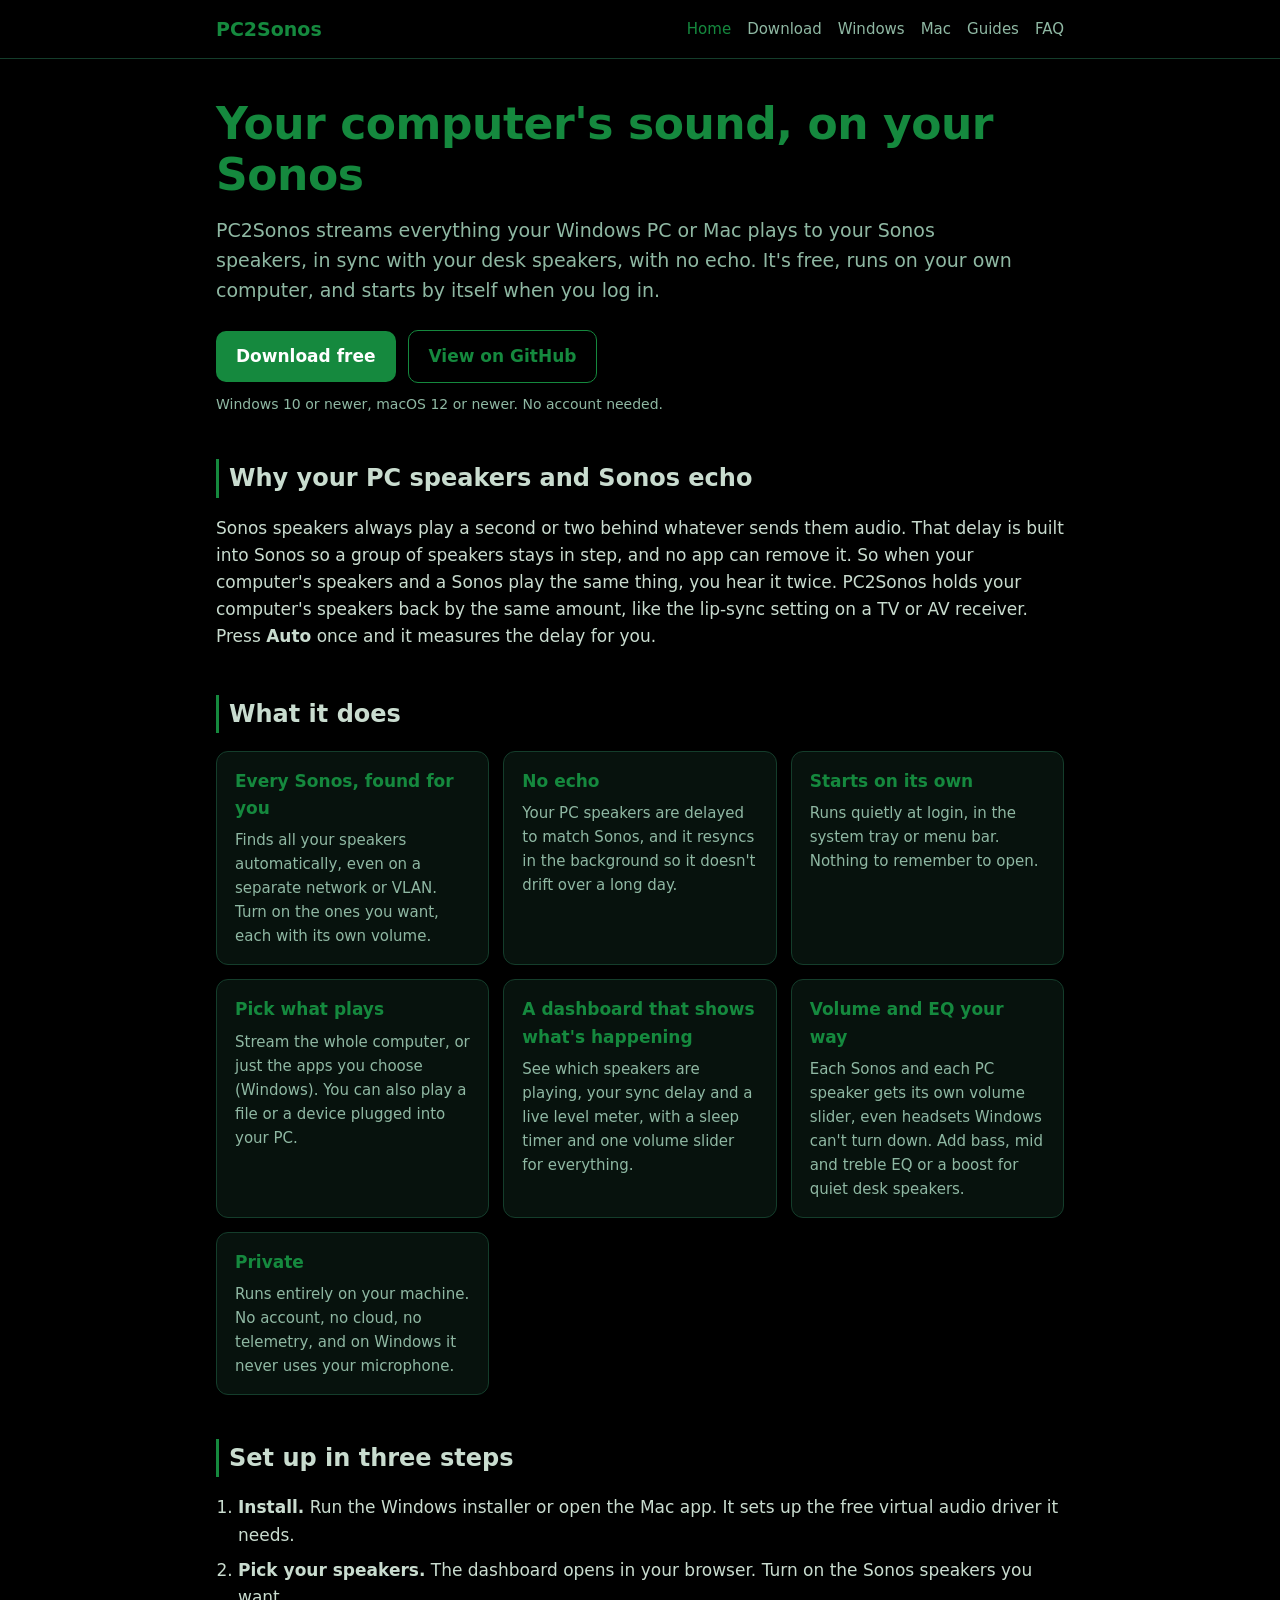
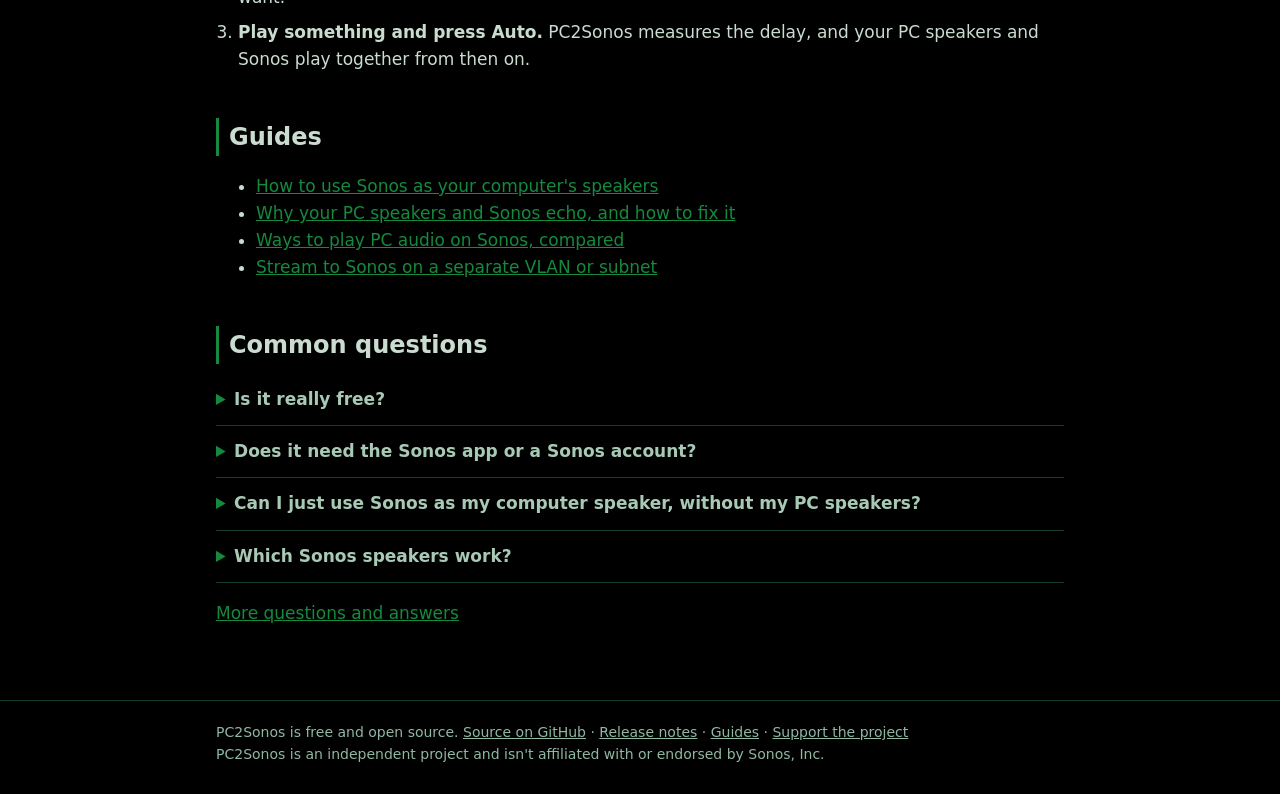
<file: docs/index.html>
<!doctype html>
<html lang="en">
<head>
<meta charset="utf-8">
<meta name="viewport" content="width=device-width, initial-scale=1">
<title>PC2Sonos: play your PC or Mac audio on Sonos, in sync</title>
<meta name="description" content="Free app that streams your Windows PC or Mac audio to Sonos speakers, in sync with your computer speakers so there's no echo. No account needed.">
<link rel="canonical" href="https://austinshu.github.io/PC2Sonos/">
<meta property="og:type" content="website">
<meta property="og:site_name" content="PC2Sonos">
<meta property="og:title" content="PC2Sonos: play your PC or Mac audio on Sonos, in sync">
<meta property="og:description" content="Free app that streams your Windows PC or Mac audio to Sonos speakers, in sync with your computer speakers so there's no echo. No account needed.">
<meta property="og:url" content="https://austinshu.github.io/PC2Sonos/">
<meta name="twitter:card" content="summary">
<meta name="theme-color" content="#000000">
<link rel="stylesheet" href="style.css?v=6">
<script type="application/ld+json">{"@context": "https://schema.org", "@type": "SoftwareApplication", "name": "PC2Sonos", "operatingSystem": "Windows 10, Windows 11, macOS 12 or later", "applicationCategory": "MultimediaApplication", "description": "Streams your PC or Mac audio to Sonos speakers, in sync with your computer's own speakers.", "url": "https://austinshu.github.io/PC2Sonos/", "downloadUrl": "https://github.com/Austinshu/PC2Sonos/releases/latest", "softwareVersion": "1.5.9", "isAccessibleForFree": true, "license": "https://github.com/Austinshu/PC2Sonos", "offers": {"@type": "Offer", "price": "0", "priceCurrency": "USD"}}</script>
</head>
<body>
<header class="site"><div class="wrap">
  <a class="brand" href="index.html">PC2Sonos</a>
  <nav><a href="index.html" aria-current="page">Home</a><a href="download.html">Download</a><a href="windows.html">Windows</a><a href="mac.html">Mac</a><a href="guides.html">Guides</a><a href="faq.html">FAQ</a></nav>
</div></header>
<main><div class="wrap">

<h1>Your computer's sound, on your Sonos</h1>
<p class="lead">PC2Sonos streams everything your Windows PC or Mac plays to your Sonos speakers,
in sync with your desk speakers, with no echo. It's free, runs on your own computer,
and starts by itself when you log in.</p>
<div class="buttons">
  <a class="btn" id="dl" href="download.html">Download free</a>
  <a class="btn secondary" href="https://github.com/Austinshu/PC2Sonos">View on GitHub</a>
</div>
<p class="note" id="dlnote">Windows 10 or newer, macOS 12 or newer. No account needed.</p>
<script>
(function () {
  var ua = navigator.userAgent || "", btn = document.getElementById("dl"), note = document.getElementById("dlnote");
  if (/Windows/i.test(ua)) {
    btn.href = "https://github.com/Austinshu/PC2Sonos/releases/latest/download/PC2Sonos-Setup.exe"; btn.textContent = "Download for Windows";
    note.innerHTML = 'Free for Windows 10 and 11. On a Mac? <a href="download.html">Get the Mac version</a>.';
  } else if (/Macintosh|Mac OS X/i.test(ua)) {
    btn.href = "download.html#mac"; btn.textContent = "Download for Mac";
  }
})();
</script>

<h2>Why your PC speakers and Sonos echo</h2>
<p>Sonos speakers always play a second or two behind whatever sends them audio. That delay is built
into Sonos so a group of speakers stays in step, and no app can remove it. So when your computer's
speakers and a Sonos play the same thing, you hear it twice. PC2Sonos holds your computer's speakers
back by the same amount, like the lip-sync setting on a TV or AV receiver. Press <strong>Auto</strong> once and it
measures the delay for you.</p>

<h2>What it does</h2>
<div class="grid">
  <div class="card"><h3>Every Sonos, found for you</h3><p>Finds all your speakers automatically, even on a separate network or VLAN. Turn on the ones you want, each with its own volume.</p></div>
  <div class="card"><h3>No echo</h3><p>Your PC speakers are delayed to match Sonos, and it resyncs in the background so it doesn't drift over a long day.</p></div>
  <div class="card"><h3>Starts on its own</h3><p>Runs quietly at login, in the system tray or menu bar. Nothing to remember to open.</p></div>
  <div class="card"><h3>Pick what plays</h3><p>Stream the whole computer, or just the apps you choose (Windows). You can also play a file or a device plugged into your PC.</p></div>
  <div class="card"><h3>A dashboard that shows what's happening</h3><p>See which speakers are playing, your sync delay and a live level meter, with a sleep timer and one volume slider for everything.</p></div>
  <div class="card"><h3>Volume and EQ your way</h3><p>Each Sonos and each PC speaker gets its own volume slider, even headsets Windows can't turn down. Add bass, mid and treble EQ or a boost for quiet desk speakers.</p></div>
  <div class="card"><h3>Private</h3><p>Runs entirely on your machine. No account, no cloud, no telemetry, and on Windows it never uses your microphone.</p></div>
</div>

<h2>Set up in three steps</h2>
<ol class="steps">
  <li><strong>Install.</strong> Run the Windows installer or open the Mac app. It sets up the free virtual audio driver it needs.</li>
  <li><strong>Pick your speakers.</strong> The dashboard opens in your browser. Turn on the Sonos speakers you want.</li>
  <li><strong>Play something and press Auto.</strong> PC2Sonos measures the delay, and your PC speakers and Sonos play together from then on.</li>
</ol>

<h2>Guides</h2>
<ul>
  <li><a href="sonos-computer-speakers.html">How to use Sonos as your computer's speakers</a></li>
  <li><a href="sonos-pc-speaker-echo.html">Why your PC speakers and Sonos echo, and how to fix it</a></li>
  <li><a href="ways-to-play-pc-audio-on-sonos.html">Ways to play PC audio on Sonos, compared</a></li>
  <li><a href="sonos-separate-vlan.html">Stream to Sonos on a separate VLAN or subnet</a></li>
</ul>

<h2>Common questions</h2>
<details><summary>Is it really free?</summary><p>Yes. There's no paid version, trial or license key. If it's useful to you, there's an optional pay-what-you-want donation.</p></details>
<details><summary>Does it need the Sonos app or a Sonos account?</summary><p>No. PC2Sonos talks to your speakers directly on your home network.</p></details>
<details><summary>Can I just use Sonos as my computer speaker, without my PC speakers?</summary><p>Yes. Leave the PC speaker volume at zero, or unplug them, and only Sonos plays.</p></details>
<details><summary>Which Sonos speakers work?</summary><p>Any Sonos speaker on your network. Turn on as many as you like and each gets its own volume.</p></details>
<p><a href="faq.html">More questions and answers</a></p>

</div></main>
<footer class="site"><div class="wrap">
  PC2Sonos is free and open source. <a href="https://github.com/Austinshu/PC2Sonos">Source on GitHub</a> ·
  <a href="https://github.com/Austinshu/PC2Sonos/releases">Release notes</a> ·
  <a href="guides.html">Guides</a> ·
  <a href="https://buy.stripe.com/eVq7sF9Iv4LjfeM4JScbC01">Support the project</a><br>
  PC2Sonos is an independent project and isn't affiliated with or endorsed by Sonos, Inc.
</div></footer>
</body>
</html>
</file>
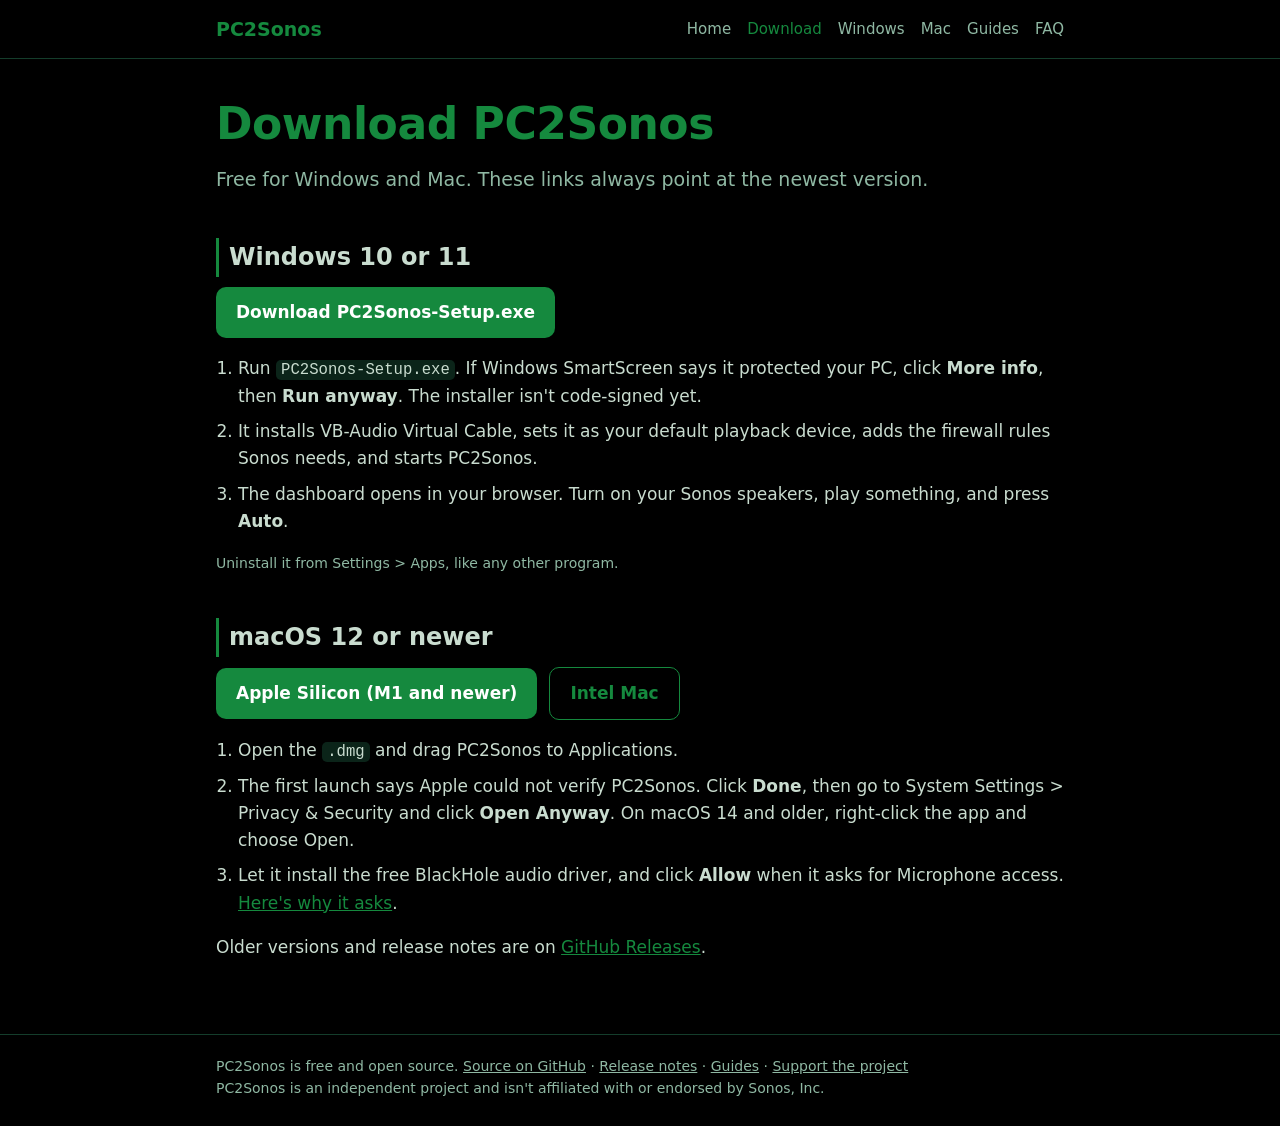
<file: docs/download.html>
<!doctype html>
<html lang="en">
<head>
<meta charset="utf-8">
<meta name="viewport" content="width=device-width, initial-scale=1">
<title>Download PC2Sonos for Windows and Mac (free)</title>
<meta name="description" content="Download the free PC2Sonos installer for Windows 10 and 11, or the Mac app for Apple Silicon and Intel, with first-run steps.">
<link rel="canonical" href="https://austinshu.github.io/PC2Sonos/download.html">
<meta property="og:type" content="website">
<meta property="og:site_name" content="PC2Sonos">
<meta property="og:title" content="Download PC2Sonos for Windows and Mac (free)">
<meta property="og:description" content="Download the free PC2Sonos installer for Windows 10 and 11, or the Mac app for Apple Silicon and Intel, with first-run steps.">
<meta property="og:url" content="https://austinshu.github.io/PC2Sonos/download.html">
<meta name="twitter:card" content="summary">
<meta name="theme-color" content="#000000">
<link rel="stylesheet" href="style.css?v=6">
</head>
<body>
<header class="site"><div class="wrap">
  <a class="brand" href="index.html">PC2Sonos</a>
  <nav><a href="index.html">Home</a><a href="download.html" aria-current="page">Download</a><a href="windows.html">Windows</a><a href="mac.html">Mac</a><a href="guides.html">Guides</a><a href="faq.html">FAQ</a></nav>
</div></header>
<main><div class="wrap">

<h1>Download PC2Sonos</h1>
<p class="lead">Free for Windows and Mac. These links always point at the newest version.</p>

<h2 id="windows">Windows 10 or 11</h2>
<div class="buttons"><a class="btn" href="https://github.com/Austinshu/PC2Sonos/releases/latest/download/PC2Sonos-Setup.exe">Download PC2Sonos-Setup.exe</a></div>
<ol class="steps">
  <li>Run <code>PC2Sonos-Setup.exe</code>. If Windows SmartScreen says it protected your PC, click <strong>More info</strong>, then <strong>Run anyway</strong>. The installer isn't code-signed yet.</li>
  <li>It installs VB-Audio Virtual Cable, sets it as your default playback device, adds the firewall rules Sonos needs, and starts PC2Sonos.</li>
  <li>The dashboard opens in your browser. Turn on your Sonos speakers, play something, and press <strong>Auto</strong>.</li>
</ol>
<p class="note">Uninstall it from Settings &gt; Apps, like any other program.</p>

<h2 id="mac">macOS 12 or newer</h2>
<div class="buttons">
  <a class="btn" href="https://github.com/Austinshu/PC2Sonos/releases/latest/download/PC2Sonos-macOS-arm64.dmg">Apple Silicon (M1 and newer)</a>
  <a class="btn secondary" href="https://github.com/Austinshu/PC2Sonos/releases/latest/download/PC2Sonos-macOS-x86_64.dmg">Intel Mac</a>
</div>
<ol class="steps">
  <li>Open the <code>.dmg</code> and drag PC2Sonos to Applications.</li>
  <li>The first launch says Apple could not verify PC2Sonos. Click <strong>Done</strong>, then go to System Settings &gt; Privacy &amp; Security and click <strong>Open Anyway</strong>. On macOS 14 and older, right-click the app and choose Open.</li>
  <li>Let it install the free BlackHole audio driver, and click <strong>Allow</strong> when it asks for Microphone access. <a href="mac.html#microphone">Here's why it asks</a>.</li>
</ol>

<p>Older versions and release notes are on <a href="https://github.com/Austinshu/PC2Sonos/releases">GitHub Releases</a>.</p>

</div></main>
<footer class="site"><div class="wrap">
  PC2Sonos is free and open source. <a href="https://github.com/Austinshu/PC2Sonos">Source on GitHub</a> ·
  <a href="https://github.com/Austinshu/PC2Sonos/releases">Release notes</a> ·
  <a href="guides.html">Guides</a> ·
  <a href="https://buy.stripe.com/eVq7sF9Iv4LjfeM4JScbC01">Support the project</a><br>
  PC2Sonos is an independent project and isn't affiliated with or endorsed by Sonos, Inc.
</div></footer>
</body>
</html>
</file>
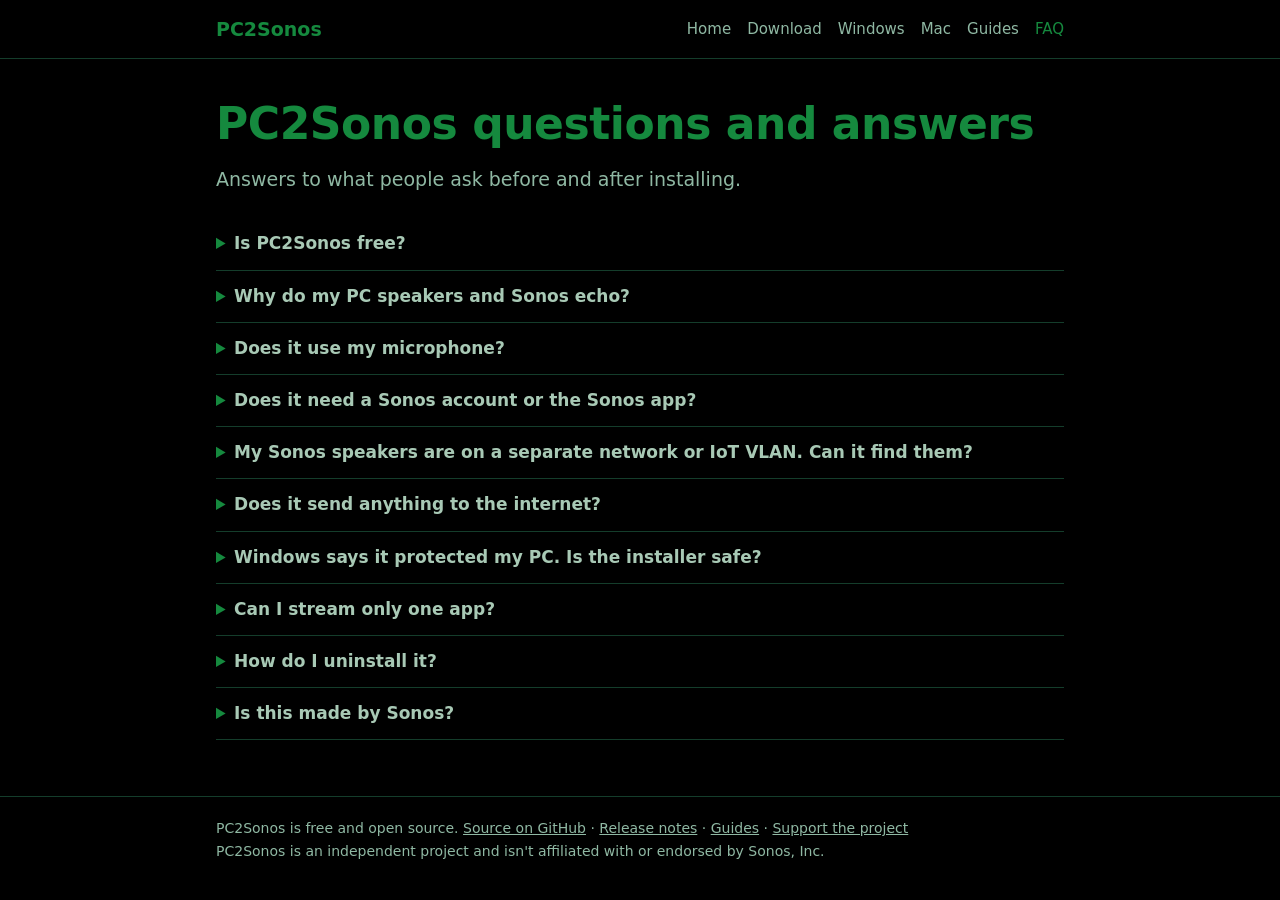
<file: docs/faq.html>
<!doctype html>
<html lang="en">
<head>
<meta charset="utf-8">
<meta name="viewport" content="width=device-width, initial-scale=1">
<title>PC2Sonos FAQ: Sonos echo, microphone, VLANs and more</title>
<meta name="description" content="Answers about PC2Sonos: why PC speakers echo with Sonos, microphone use, separate networks, privacy, installing and uninstalling.">
<link rel="canonical" href="https://austinshu.github.io/PC2Sonos/faq.html">
<meta property="og:type" content="website">
<meta property="og:site_name" content="PC2Sonos">
<meta property="og:title" content="PC2Sonos FAQ: Sonos echo, microphone, VLANs and more">
<meta property="og:description" content="Answers about PC2Sonos: why PC speakers echo with Sonos, microphone use, separate networks, privacy, installing and uninstalling.">
<meta property="og:url" content="https://austinshu.github.io/PC2Sonos/faq.html">
<meta name="twitter:card" content="summary">
<meta name="theme-color" content="#000000">
<link rel="stylesheet" href="style.css?v=6">
<script type="application/ld+json">{"@context": "https://schema.org", "@type": "FAQPage", "mainEntity": [{"@type": "Question", "name": "Is PC2Sonos free?", "acceptedAnswer": {"@type": "Answer", "text": "Yes, completely. There's no paid tier, trial or license key. An optional pay-what-you-want donation link helps keep it going."}}, {"@type": "Question", "name": "Why do my PC speakers and Sonos echo?", "acceptedAnswer": {"@type": "Answer", "text": "Sonos plays one to two seconds behind the source so a group of speakers stays in sync. That can't be turned off. PC2Sonos delays your PC speakers by the same amount so you only hear one sound. Press Auto on the dashboard to measure it."}}, {"@type": "Question", "name": "Does it use my microphone?", "acceptedAnswer": {"@type": "Answer", "text": "Not on Windows. It reads the audio by loopback, which Windows doesn't treat as microphone access, and the mic indicator stays off. On a Mac the indicator stays on, because macOS counts reading any virtual audio device as microphone use. It still only carries your Mac's own audio."}}, {"@type": "Question", "name": "Does it need a Sonos account or the Sonos app?", "acceptedAnswer": {"@type": "Answer", "text": "No. It talks to your speakers directly on your home network."}}, {"@type": "Question", "name": "My Sonos speakers are on a separate network or IoT VLAN. Can it find them?", "acceptedAnswer": {"@type": "Answer", "text": "Yes. Type one speaker's IP address under \"Speakers not showing up?\" on the dashboard, and PC2Sonos reaches it directly and finds the rest from it."}}, {"@type": "Question", "name": "Does it send anything to the internet?", "acceptedAnswer": {"@type": "Answer", "text": "Only one check per launch for a newer version, to GitHub. There's no account and no telemetry. Audio goes straight from your computer to your speakers."}}, {"@type": "Question", "name": "Windows says it protected my PC. Is the installer safe?", "acceptedAnswer": {"@type": "Answer", "text": "The installer isn't code-signed yet, so SmartScreen warns about it. Click More info, then Run anyway. The source code is public on GitHub."}}, {"@type": "Question", "name": "Can I stream only one app?", "acceptedAnswer": {"@type": "Answer", "text": "On Windows 10 21H2 or newer, yes: tick the apps you want under Audio source. The rest of your sound stays on your PC. This isn't available on Mac yet."}}, {"@type": "Question", "name": "How do I uninstall it?", "acceptedAnswer": {"@type": "Answer", "text": "On Windows, from Settings > Apps. On a Mac, quit it from the menu bar and move it to the Trash."}}, {"@type": "Question", "name": "Is this made by Sonos?", "acceptedAnswer": {"@type": "Answer", "text": "No. PC2Sonos is an independent, open-source project and isn't affiliated with Sonos, Inc."}}]}</script>
</head>
<body>
<header class="site"><div class="wrap">
  <a class="brand" href="index.html">PC2Sonos</a>
  <nav><a href="index.html">Home</a><a href="download.html">Download</a><a href="windows.html">Windows</a><a href="mac.html">Mac</a><a href="guides.html">Guides</a><a href="faq.html" aria-current="page">FAQ</a></nav>
</div></header>
<main><div class="wrap">
<h1>PC2Sonos questions and answers</h1>
<p class="lead">Answers to what people ask before and after installing.</p>
<details><summary>Is PC2Sonos free?</summary><p>Yes, completely. There's no paid tier, trial or license key. An optional pay-what-you-want donation link helps keep it going.</p></details>
<details><summary>Why do my PC speakers and Sonos echo?</summary><p>Sonos plays one to two seconds behind the source so a group of speakers stays in sync. That can't be turned off. PC2Sonos delays your PC speakers by the same amount so you only hear one sound. Press Auto on the dashboard to measure it.</p></details>
<details><summary>Does it use my microphone?</summary><p>Not on Windows. It reads the audio by loopback, which Windows doesn't treat as microphone access, and the mic indicator stays off. On a Mac the indicator stays on, because macOS counts reading any virtual audio device as microphone use. It still only carries your Mac's own audio.</p></details>
<details><summary>Does it need a Sonos account or the Sonos app?</summary><p>No. It talks to your speakers directly on your home network.</p></details>
<details><summary>My Sonos speakers are on a separate network or IoT VLAN. Can it find them?</summary><p>Yes. Type one speaker's IP address under "Speakers not showing up?" on the dashboard, and PC2Sonos reaches it directly and finds the rest from it.</p></details>
<details><summary>Does it send anything to the internet?</summary><p>Only one check per launch for a newer version, to GitHub. There's no account and no telemetry. Audio goes straight from your computer to your speakers.</p></details>
<details><summary>Windows says it protected my PC. Is the installer safe?</summary><p>The installer isn't code-signed yet, so SmartScreen warns about it. Click More info, then Run anyway. The source code is public on GitHub.</p></details>
<details><summary>Can I stream only one app?</summary><p>On Windows 10 21H2 or newer, yes: tick the apps you want under Audio source. The rest of your sound stays on your PC. This isn't available on Mac yet.</p></details>
<details><summary>How do I uninstall it?</summary><p>On Windows, from Settings > Apps. On a Mac, quit it from the menu bar and move it to the Trash.</p></details>
<details><summary>Is this made by Sonos?</summary><p>No. PC2Sonos is an independent, open-source project and isn't affiliated with Sonos, Inc.</p></details>
</div></main>
<footer class="site"><div class="wrap">
  PC2Sonos is free and open source. <a href="https://github.com/Austinshu/PC2Sonos">Source on GitHub</a> ·
  <a href="https://github.com/Austinshu/PC2Sonos/releases">Release notes</a> ·
  <a href="guides.html">Guides</a> ·
  <a href="https://buy.stripe.com/eVq7sF9Iv4LjfeM4JScbC01">Support the project</a><br>
  PC2Sonos is an independent project and isn't affiliated with or endorsed by Sonos, Inc.
</div></footer>
</body>
</html>
</file>
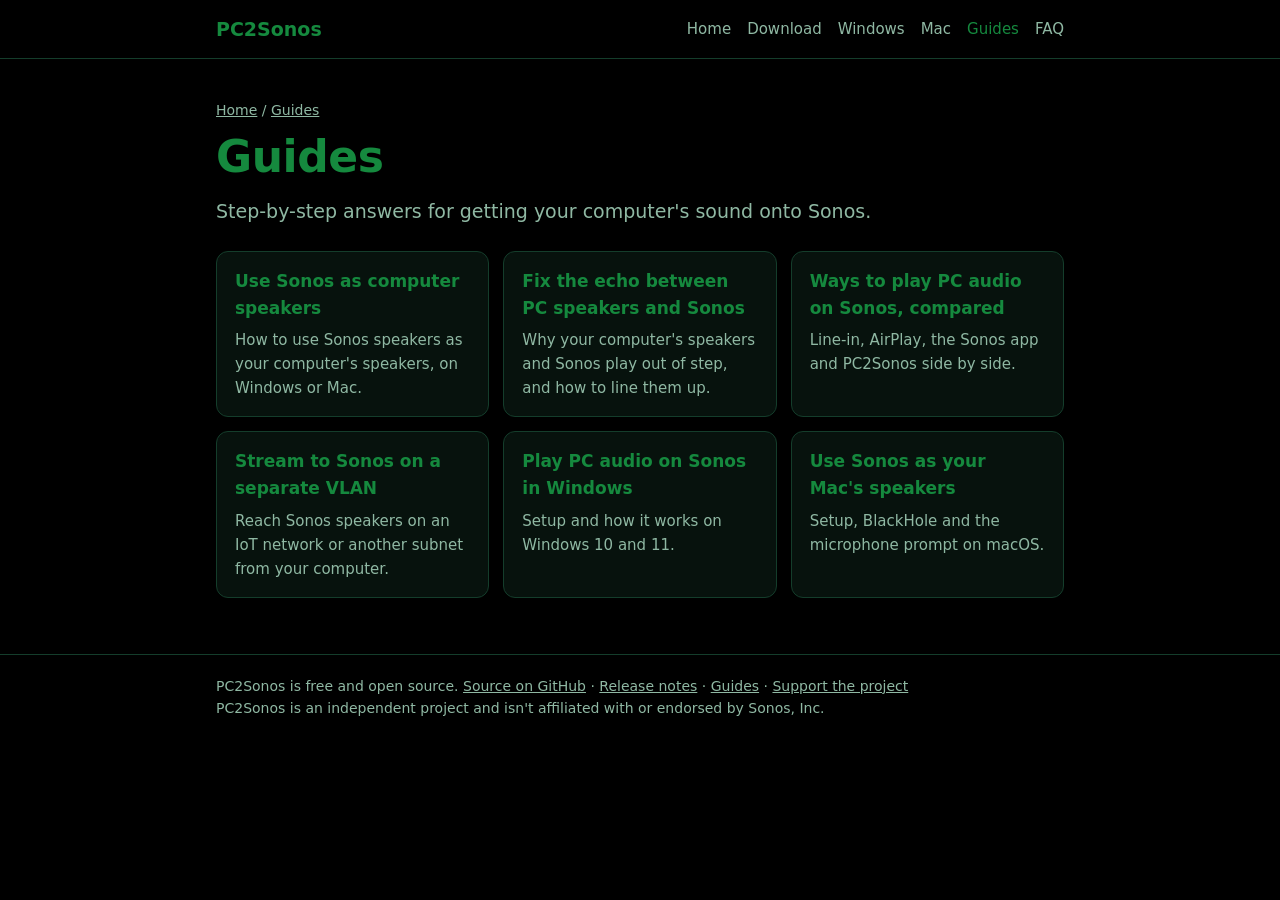
<file: docs/guides.html>
<!doctype html>
<html lang="en">
<head>
<meta charset="utf-8">
<meta name="viewport" content="width=device-width, initial-scale=1">
<title>PC2Sonos guides: play PC and Mac audio on Sonos</title>
<meta name="description" content="Guides for streaming computer audio to Sonos: using Sonos as computer speakers, fixing echo, comparing methods, and separate VLANs.">
<link rel="canonical" href="https://austinshu.github.io/PC2Sonos/guides.html">
<meta property="og:type" content="article">
<meta property="og:site_name" content="PC2Sonos">
<meta property="og:title" content="PC2Sonos guides: play PC and Mac audio on Sonos">
<meta property="og:description" content="Guides for streaming computer audio to Sonos: using Sonos as computer speakers, fixing echo, comparing methods, and separate VLANs.">
<meta property="og:url" content="https://austinshu.github.io/PC2Sonos/guides.html">
<meta name="twitter:card" content="summary">
<meta name="theme-color" content="#000000">
<link rel="stylesheet" href="style.css?v=6">
<script type="application/ld+json">{"@context": "https://schema.org", "@graph": [{"@type": "BreadcrumbList", "itemListElement": [{"@type": "ListItem", "position": 1, "name": "Home", "item": "https://austinshu.github.io/PC2Sonos/"}, {"@type": "ListItem", "position": 2, "name": "Guides", "item": "https://austinshu.github.io/PC2Sonos/guides.html"}]}]}</script>
</head>
<body>
<header class="site"><div class="wrap">
  <a class="brand" href="index.html">PC2Sonos</a>
  <nav><a href="index.html">Home</a><a href="download.html">Download</a><a href="windows.html">Windows</a><a href="mac.html">Mac</a><a href="guides.html" aria-current="page">Guides</a><a href="faq.html">FAQ</a></nav>
</div></header>
<main><div class="wrap">
<p class="crumbs"><a href="index.html">Home</a> / <a href="guides.html">Guides</a></p>
<h1>Guides</h1>
<p class="lead">Step-by-step answers for getting your computer's sound onto Sonos.</p>
<div class="grid">
  <a class="card link" href="sonos-computer-speakers.html"><h3>Use Sonos as computer speakers</h3><p>How to use Sonos speakers as your computer&#x27;s speakers, on Windows or Mac.</p></a>
  <a class="card link" href="sonos-pc-speaker-echo.html"><h3>Fix the echo between PC speakers and Sonos</h3><p>Why your computer&#x27;s speakers and Sonos play out of step, and how to line them up.</p></a>
  <a class="card link" href="ways-to-play-pc-audio-on-sonos.html"><h3>Ways to play PC audio on Sonos, compared</h3><p>Line-in, AirPlay, the Sonos app and PC2Sonos side by side.</p></a>
  <a class="card link" href="sonos-separate-vlan.html"><h3>Stream to Sonos on a separate VLAN</h3><p>Reach Sonos speakers on an IoT network or another subnet from your computer.</p></a>
  <a class="card link" href="windows.html"><h3>Play PC audio on Sonos in Windows</h3><p>Setup and how it works on Windows 10 and 11.</p></a>
  <a class="card link" href="mac.html"><h3>Use Sonos as your Mac's speakers</h3><p>Setup, BlackHole and the microphone prompt on macOS.</p></a>
</div>


</div></main>
<footer class="site"><div class="wrap">
  PC2Sonos is free and open source. <a href="https://github.com/Austinshu/PC2Sonos">Source on GitHub</a> ·
  <a href="https://github.com/Austinshu/PC2Sonos/releases">Release notes</a> ·
  <a href="guides.html">Guides</a> ·
  <a href="https://buy.stripe.com/eVq7sF9Iv4LjfeM4JScbC01">Support the project</a><br>
  PC2Sonos is an independent project and isn't affiliated with or endorsed by Sonos, Inc.
</div></footer>
</body>
</html>
</file>
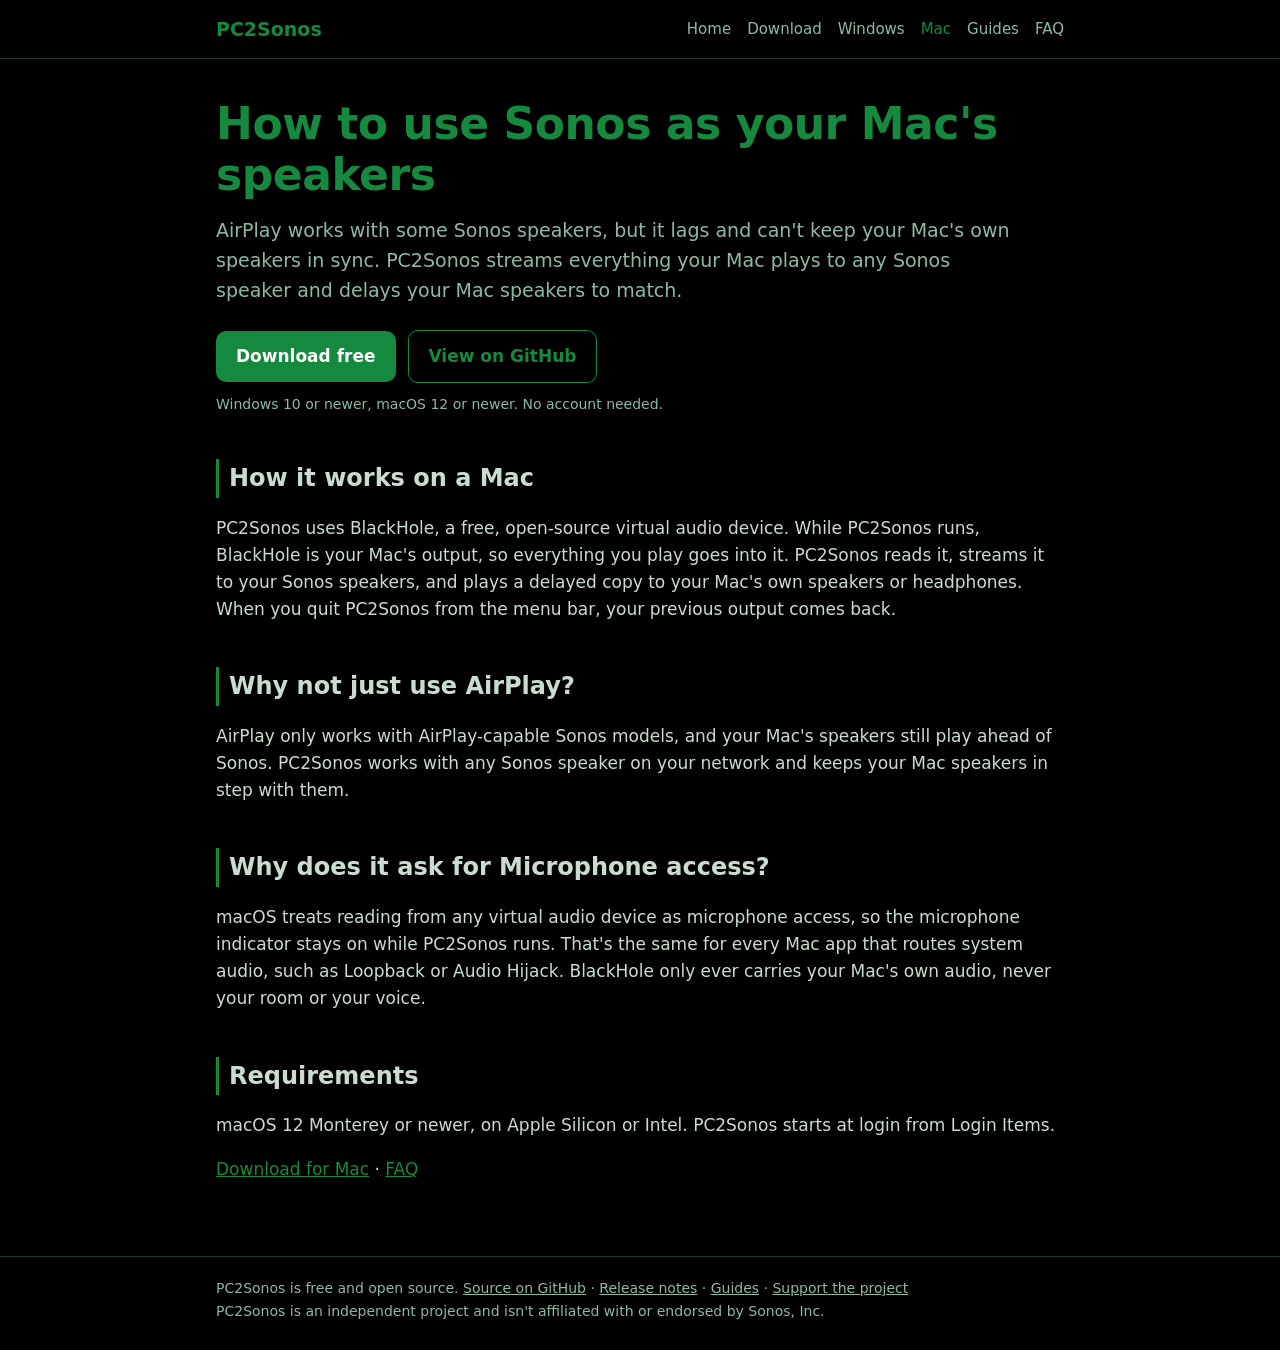
<file: docs/mac.html>
<!doctype html>
<html lang="en">
<head>
<meta charset="utf-8">
<meta name="viewport" content="width=device-width, initial-scale=1">
<title>How to use Sonos as your Mac's speakers</title>
<meta name="description" content="Stream your Mac's audio to any Sonos speaker, in sync with your Mac speakers, with the free PC2Sonos app. Works on Apple Silicon and Intel.">
<link rel="canonical" href="https://austinshu.github.io/PC2Sonos/mac.html">
<meta property="og:type" content="website">
<meta property="og:site_name" content="PC2Sonos">
<meta property="og:title" content="How to use Sonos as your Mac's speakers">
<meta property="og:description" content="Stream your Mac's audio to any Sonos speaker, in sync with your Mac speakers, with the free PC2Sonos app. Works on Apple Silicon and Intel.">
<meta property="og:url" content="https://austinshu.github.io/PC2Sonos/mac.html">
<meta name="twitter:card" content="summary">
<meta name="theme-color" content="#000000">
<link rel="stylesheet" href="style.css?v=6">
</head>
<body>
<header class="site"><div class="wrap">
  <a class="brand" href="index.html">PC2Sonos</a>
  <nav><a href="index.html">Home</a><a href="download.html">Download</a><a href="windows.html">Windows</a><a href="mac.html" aria-current="page">Mac</a><a href="guides.html">Guides</a><a href="faq.html">FAQ</a></nav>
</div></header>
<main><div class="wrap">

<h1>How to use Sonos as your Mac's speakers</h1>
<p class="lead">AirPlay works with some Sonos speakers, but it lags and can't keep your Mac's own speakers in sync. PC2Sonos streams everything your Mac plays to any Sonos speaker and delays your Mac speakers to match.</p>
<div class="buttons">
  <a class="btn" id="dl" href="download.html">Download free</a>
  <a class="btn secondary" href="https://github.com/Austinshu/PC2Sonos">View on GitHub</a>
</div>
<p class="note" id="dlnote">Windows 10 or newer, macOS 12 or newer. No account needed.</p>
<script>
(function () {
  var ua = navigator.userAgent || "", btn = document.getElementById("dl"), note = document.getElementById("dlnote");
  if (/Windows/i.test(ua)) {
    btn.href = "https://github.com/Austinshu/PC2Sonos/releases/latest/download/PC2Sonos-Setup.exe"; btn.textContent = "Download for Windows";
    note.innerHTML = 'Free for Windows 10 and 11. On a Mac? <a href="download.html">Get the Mac version</a>.';
  } else if (/Macintosh|Mac OS X/i.test(ua)) {
    btn.href = "download.html#mac"; btn.textContent = "Download for Mac";
  }
})();
</script>

<h2>How it works on a Mac</h2>
<p>PC2Sonos uses BlackHole, a free, open-source virtual audio device. While PC2Sonos runs, BlackHole is your Mac's output, so everything you play goes into it. PC2Sonos reads it, streams it to your Sonos speakers, and plays a delayed copy to your Mac's own speakers or headphones. When you quit PC2Sonos from the menu bar, your previous output comes back.</p>

<h2>Why not just use AirPlay?</h2>
<p>AirPlay only works with AirPlay-capable Sonos models, and your Mac's speakers still play ahead of Sonos. PC2Sonos works with any Sonos speaker on your network and keeps your Mac speakers in step with them.</p>

<h2 id="microphone">Why does it ask for Microphone access?</h2>
<p>macOS treats reading from any virtual audio device as microphone access, so the microphone indicator stays on while PC2Sonos runs. That's the same for every Mac app that routes system audio, such as Loopback or Audio Hijack. BlackHole only ever carries your Mac's own audio, never your room or your voice.</p>

<h2>Requirements</h2>
<p>macOS 12 Monterey or newer, on Apple Silicon or Intel. PC2Sonos starts at login from Login Items.</p>

<p><a href="download.html#mac">Download for Mac</a> · <a href="faq.html">FAQ</a></p>

</div></main>
<footer class="site"><div class="wrap">
  PC2Sonos is free and open source. <a href="https://github.com/Austinshu/PC2Sonos">Source on GitHub</a> ·
  <a href="https://github.com/Austinshu/PC2Sonos/releases">Release notes</a> ·
  <a href="guides.html">Guides</a> ·
  <a href="https://buy.stripe.com/eVq7sF9Iv4LjfeM4JScbC01">Support the project</a><br>
  PC2Sonos is an independent project and isn't affiliated with or endorsed by Sonos, Inc.
</div></footer>
</body>
</html>
</file>
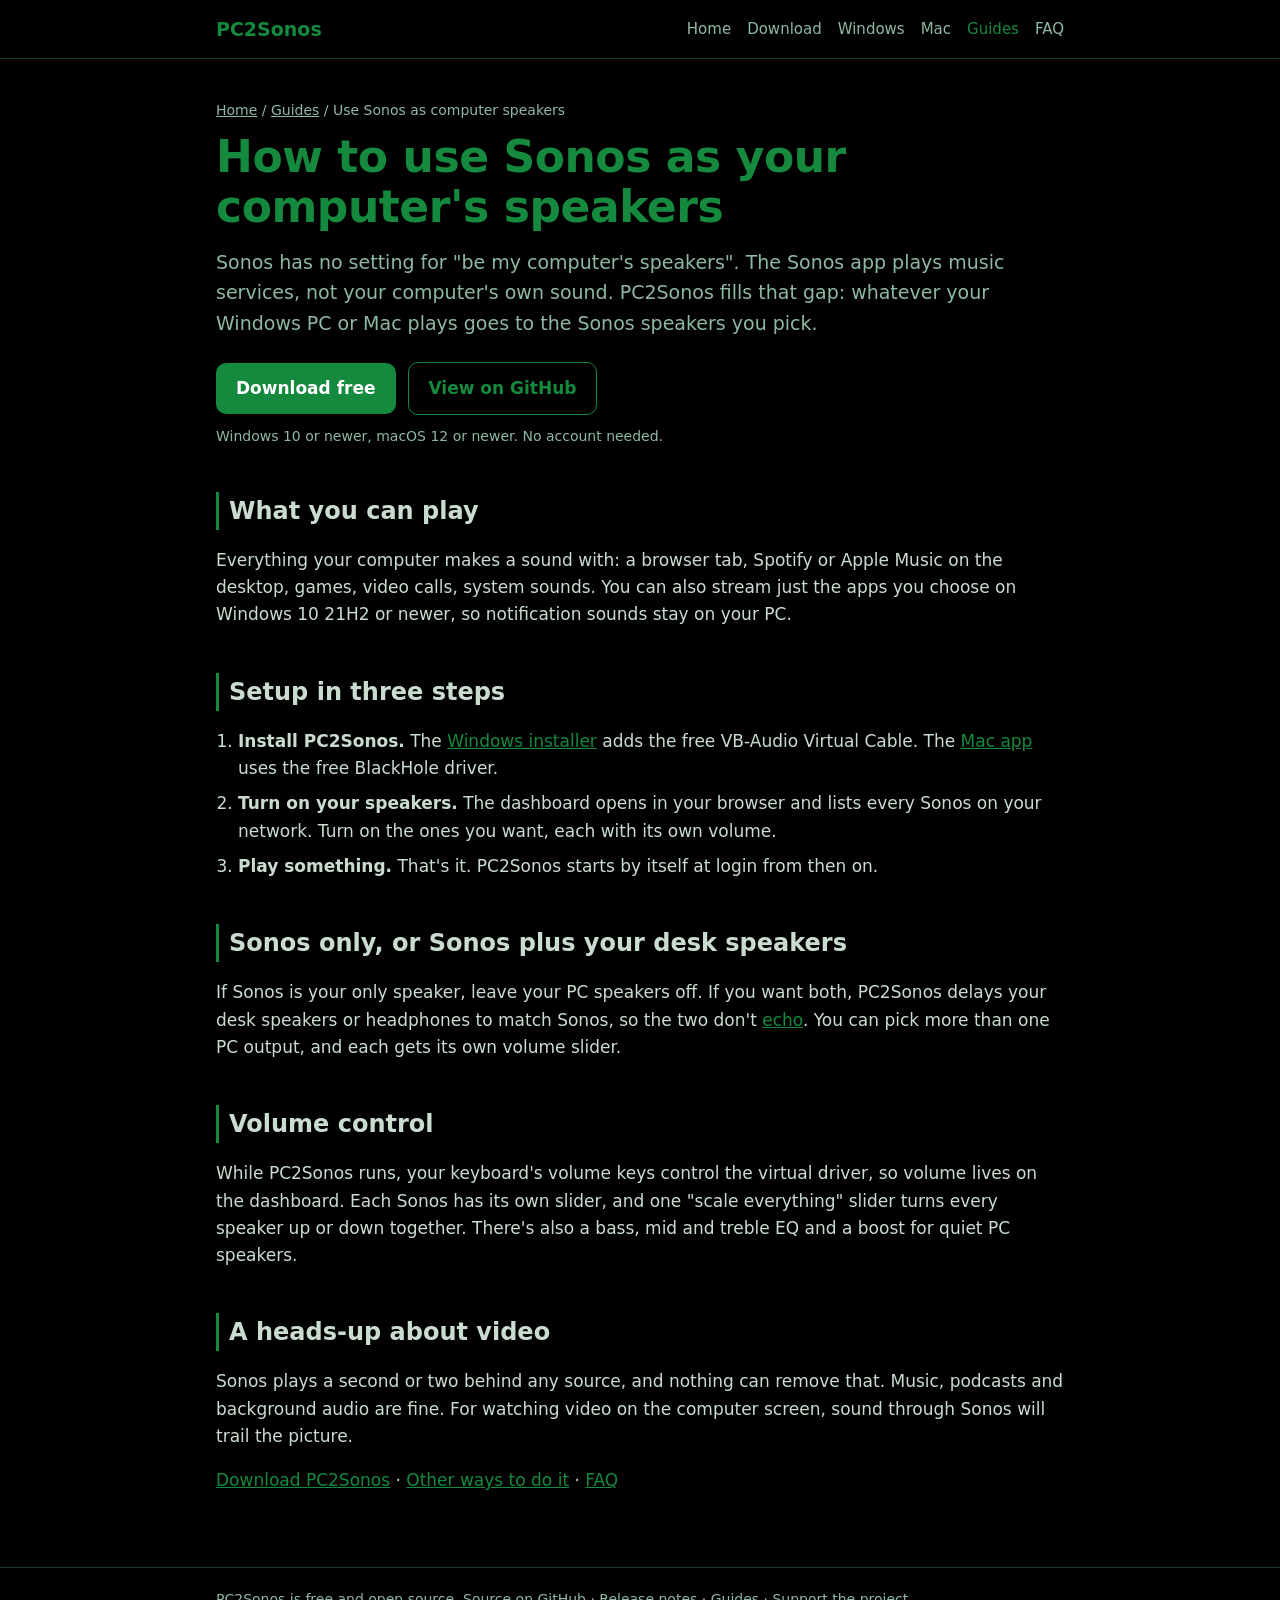
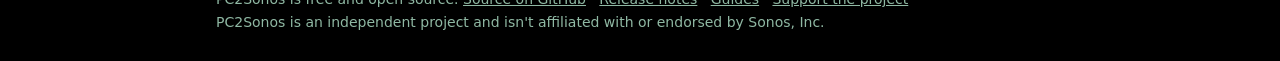
<file: docs/sonos-computer-speakers.html>
<!doctype html>
<html lang="en">
<head>
<meta charset="utf-8">
<meta name="viewport" content="width=device-width, initial-scale=1">
<title>How to use Sonos as computer speakers (Windows and Mac)</title>
<meta name="description" content="Turn any Sonos speaker into your PC or Mac&#x27;s speakers. Stream games, browser audio, Spotify and system sounds to Sonos with the free PC2Sonos app.">
<link rel="canonical" href="https://austinshu.github.io/PC2Sonos/sonos-computer-speakers.html">
<meta property="og:type" content="article">
<meta property="og:site_name" content="PC2Sonos">
<meta property="og:title" content="How to use Sonos as computer speakers (Windows and Mac)">
<meta property="og:description" content="Turn any Sonos speaker into your PC or Mac&#x27;s speakers. Stream games, browser audio, Spotify and system sounds to Sonos with the free PC2Sonos app.">
<meta property="og:url" content="https://austinshu.github.io/PC2Sonos/sonos-computer-speakers.html">
<meta name="twitter:card" content="summary">
<meta name="theme-color" content="#000000">
<link rel="stylesheet" href="style.css?v=6">
<script type="application/ld+json">{"@context": "https://schema.org", "@graph": [{"@type": "Article", "headline": "How to use Sonos as your computer's speakers", "description": "Turn any Sonos speaker into your PC or Mac's speakers. Stream games, browser audio, Spotify and system sounds to Sonos with the free PC2Sonos app.", "url": "https://austinshu.github.io/PC2Sonos/sonos-computer-speakers.html", "dateModified": "2026-09-28", "publisher": {"@type": "Organization", "name": "PC2Sonos", "url": "https://austinshu.github.io/PC2Sonos/"}, "about": {"@type": "SoftwareApplication", "name": "PC2Sonos", "url": "https://austinshu.github.io/PC2Sonos/"}}, {"@type": "BreadcrumbList", "itemListElement": [{"@type": "ListItem", "position": 1, "name": "Home", "item": "https://austinshu.github.io/PC2Sonos/"}, {"@type": "ListItem", "position": 2, "name": "Guides", "item": "https://austinshu.github.io/PC2Sonos/guides.html"}, {"@type": "ListItem", "position": 3, "name": "Use Sonos as computer speakers", "item": "https://austinshu.github.io/PC2Sonos/sonos-computer-speakers.html"}]}]}</script>
</head>
<body>
<header class="site"><div class="wrap">
  <a class="brand" href="index.html">PC2Sonos</a>
  <nav><a href="index.html">Home</a><a href="download.html">Download</a><a href="windows.html">Windows</a><a href="mac.html">Mac</a><a href="guides.html" aria-current="page">Guides</a><a href="faq.html">FAQ</a></nav>
</div></header>
<main><div class="wrap">
<p class="crumbs"><a href="index.html">Home</a> / <a href="guides.html">Guides</a> / Use Sonos as computer speakers</p>
<h1>How to use Sonos as your computer&#x27;s speakers</h1>
<p class="lead">Sonos has no setting for "be my computer's speakers". The Sonos app plays music services, not your computer's own sound. PC2Sonos fills that gap: whatever your Windows PC or Mac plays goes to the Sonos speakers you pick.</p>

<div class="buttons">
  <a class="btn" id="dl" href="download.html">Download free</a>
  <a class="btn secondary" href="https://github.com/Austinshu/PC2Sonos">View on GitHub</a>
</div>
<p class="note" id="dlnote">Windows 10 or newer, macOS 12 or newer. No account needed.</p>
<script>
(function () {
  var ua = navigator.userAgent || "", btn = document.getElementById("dl"), note = document.getElementById("dlnote");
  if (/Windows/i.test(ua)) {
    btn.href = "https://github.com/Austinshu/PC2Sonos/releases/latest/download/PC2Sonos-Setup.exe"; btn.textContent = "Download for Windows";
    note.innerHTML = 'Free for Windows 10 and 11. On a Mac? <a href="download.html">Get the Mac version</a>.';
  } else if (/Macintosh|Mac OS X/i.test(ua)) {
    btn.href = "download.html#mac"; btn.textContent = "Download for Mac";
  }
})();
</script>

<h2>What you can play</h2>
<p>Everything your computer makes a sound with: a browser tab, Spotify or Apple Music on the desktop, games, video calls, system sounds. You can also stream just the apps you choose on Windows 10 21H2 or newer, so notification sounds stay on your PC.</p>

<h2>Setup in three steps</h2>
<ol class="steps">
  <li><strong>Install PC2Sonos.</strong> The <a href="windows.html">Windows installer</a> adds the free VB-Audio Virtual Cable. The <a href="mac.html">Mac app</a> uses the free BlackHole driver.</li>
  <li><strong>Turn on your speakers.</strong> The dashboard opens in your browser and lists every Sonos on your network. Turn on the ones you want, each with its own volume.</li>
  <li><strong>Play something.</strong> That's it. PC2Sonos starts by itself at login from then on.</li>
</ol>

<h2>Sonos only, or Sonos plus your desk speakers</h2>
<p>If Sonos is your only speaker, leave your PC speakers off. If you want both, PC2Sonos delays your desk speakers or headphones to match Sonos, so the two don't <a href="sonos-pc-speaker-echo.html">echo</a>. You can pick more than one PC output, and each gets its own volume slider.</p>

<h2>Volume control</h2>
<p>While PC2Sonos runs, your keyboard's volume keys control the virtual driver, so volume lives on the dashboard. Each Sonos has its own slider, and one "scale everything" slider turns every speaker up or down together. There's also a bass, mid and treble EQ and a boost for quiet PC speakers.</p>

<h2>A heads-up about video</h2>
<p>Sonos plays a second or two behind any source, and nothing can remove that. Music, podcasts and background audio are fine. For watching video on the computer screen, sound through Sonos will trail the picture.</p>

<p><a href="download.html">Download PC2Sonos</a> · <a href="ways-to-play-pc-audio-on-sonos.html">Other ways to do it</a> · <a href="faq.html">FAQ</a></p>
</div></main>
<footer class="site"><div class="wrap">
  PC2Sonos is free and open source. <a href="https://github.com/Austinshu/PC2Sonos">Source on GitHub</a> ·
  <a href="https://github.com/Austinshu/PC2Sonos/releases">Release notes</a> ·
  <a href="guides.html">Guides</a> ·
  <a href="https://buy.stripe.com/eVq7sF9Iv4LjfeM4JScbC01">Support the project</a><br>
  PC2Sonos is an independent project and isn't affiliated with or endorsed by Sonos, Inc.
</div></footer>
</body>
</html>
</file>
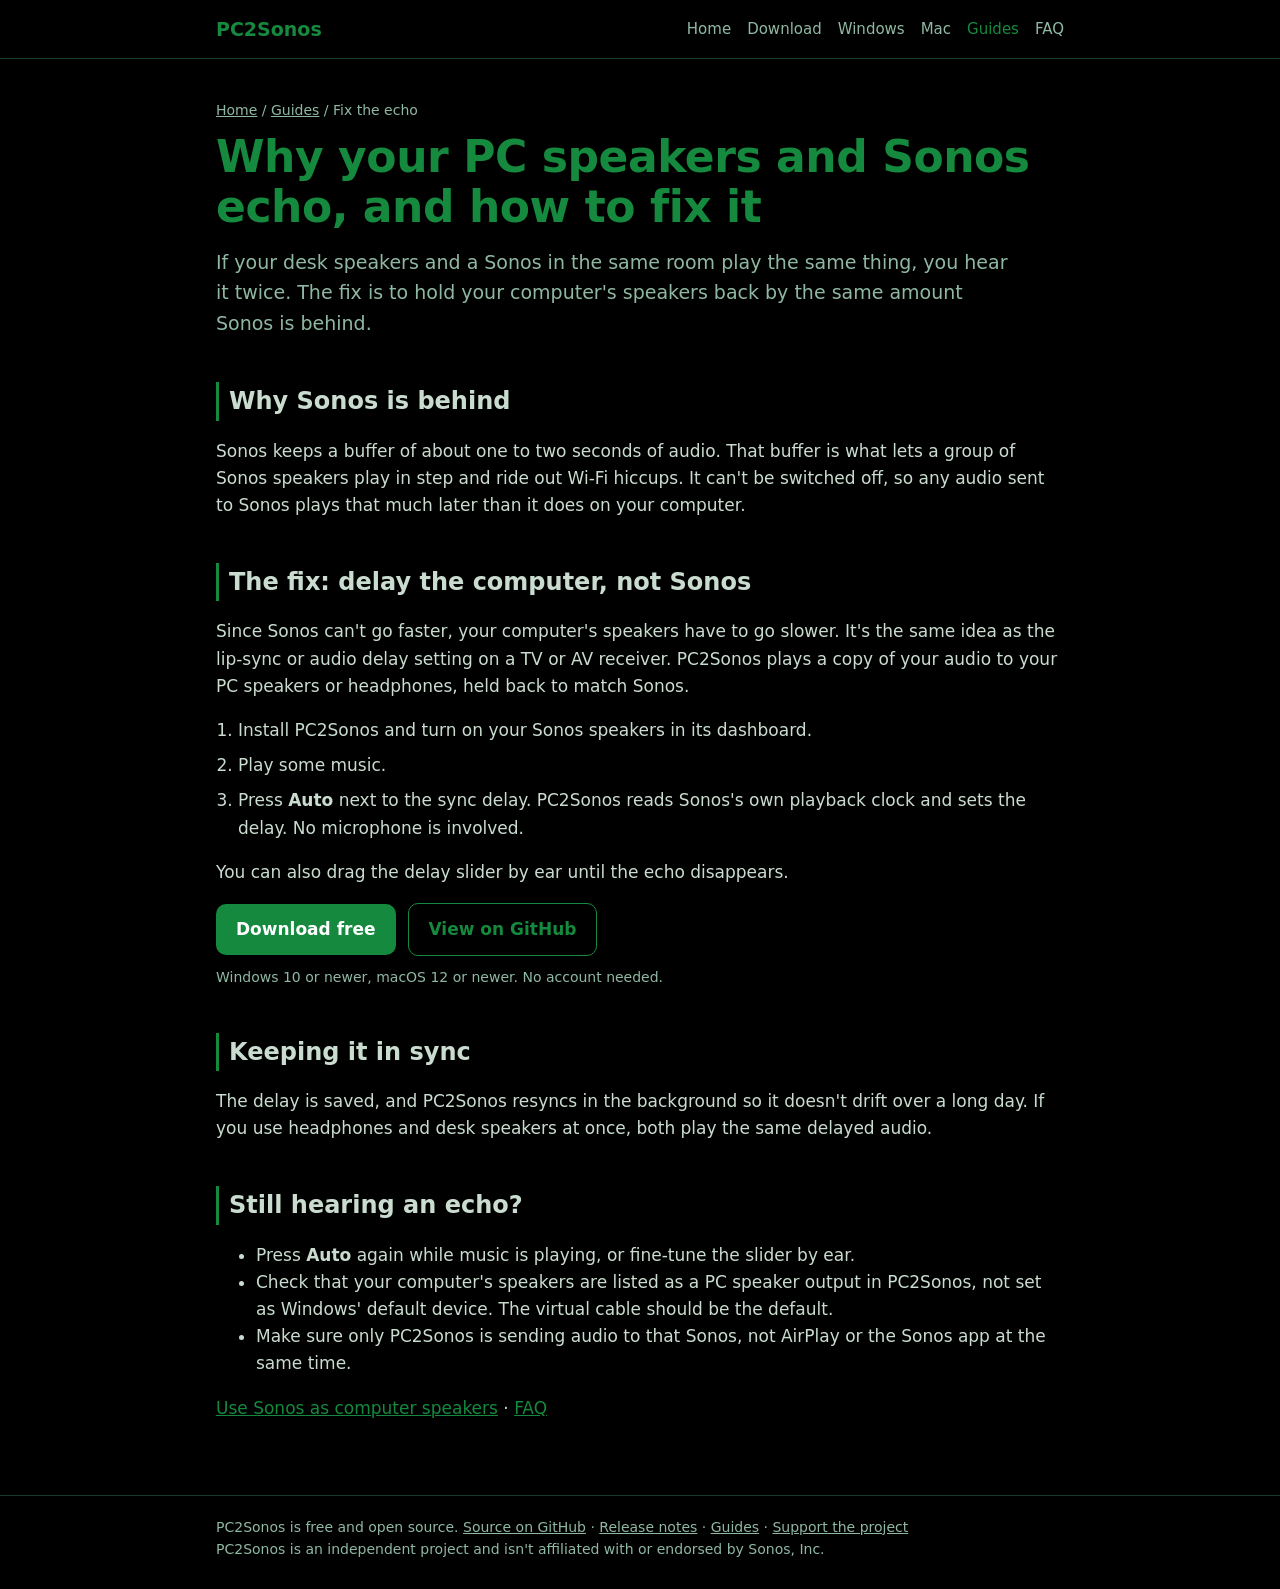
<file: docs/sonos-pc-speaker-echo.html>
<!doctype html>
<html lang="en">
<head>
<meta charset="utf-8">
<meta name="viewport" content="width=device-width, initial-scale=1">
<title>Why PC speakers and Sonos echo, and how to sync them</title>
<meta name="description" content="Sonos plays 1 to 2 seconds behind your computer, so desk speakers and Sonos echo. Here&#x27;s why, and how PC2Sonos delays your PC speakers to line them up.">
<link rel="canonical" href="https://austinshu.github.io/PC2Sonos/sonos-pc-speaker-echo.html">
<meta property="og:type" content="article">
<meta property="og:site_name" content="PC2Sonos">
<meta property="og:title" content="Why PC speakers and Sonos echo, and how to sync them">
<meta property="og:description" content="Sonos plays 1 to 2 seconds behind your computer, so desk speakers and Sonos echo. Here&#x27;s why, and how PC2Sonos delays your PC speakers to line them up.">
<meta property="og:url" content="https://austinshu.github.io/PC2Sonos/sonos-pc-speaker-echo.html">
<meta name="twitter:card" content="summary">
<meta name="theme-color" content="#000000">
<link rel="stylesheet" href="style.css?v=6">
<script type="application/ld+json">{"@context": "https://schema.org", "@graph": [{"@type": "Article", "headline": "Why your PC speakers and Sonos echo, and how to fix it", "description": "Sonos plays 1 to 2 seconds behind your computer, so desk speakers and Sonos echo. Here's why, and how PC2Sonos delays your PC speakers to line them up.", "url": "https://austinshu.github.io/PC2Sonos/sonos-pc-speaker-echo.html", "dateModified": "2026-09-28", "publisher": {"@type": "Organization", "name": "PC2Sonos", "url": "https://austinshu.github.io/PC2Sonos/"}, "about": {"@type": "SoftwareApplication", "name": "PC2Sonos", "url": "https://austinshu.github.io/PC2Sonos/"}}, {"@type": "BreadcrumbList", "itemListElement": [{"@type": "ListItem", "position": 1, "name": "Home", "item": "https://austinshu.github.io/PC2Sonos/"}, {"@type": "ListItem", "position": 2, "name": "Guides", "item": "https://austinshu.github.io/PC2Sonos/guides.html"}, {"@type": "ListItem", "position": 3, "name": "Fix the echo", "item": "https://austinshu.github.io/PC2Sonos/sonos-pc-speaker-echo.html"}]}]}</script>
</head>
<body>
<header class="site"><div class="wrap">
  <a class="brand" href="index.html">PC2Sonos</a>
  <nav><a href="index.html">Home</a><a href="download.html">Download</a><a href="windows.html">Windows</a><a href="mac.html">Mac</a><a href="guides.html" aria-current="page">Guides</a><a href="faq.html">FAQ</a></nav>
</div></header>
<main><div class="wrap">
<p class="crumbs"><a href="index.html">Home</a> / <a href="guides.html">Guides</a> / Fix the echo</p>
<h1>Why your PC speakers and Sonos echo, and how to fix it</h1>
<p class="lead">If your desk speakers and a Sonos in the same room play the same thing, you hear it twice. The fix is to hold your computer's speakers back by the same amount Sonos is behind.</p>

<h2>Why Sonos is behind</h2>
<p>Sonos keeps a buffer of about one to two seconds of audio. That buffer is what lets a group of Sonos speakers play in step and ride out Wi-Fi hiccups. It can't be switched off, so any audio sent to Sonos plays that much later than it does on your computer.</p>

<h2>The fix: delay the computer, not Sonos</h2>
<p>Since Sonos can't go faster, your computer's speakers have to go slower. It's the same idea as the lip-sync or audio delay setting on a TV or AV receiver. PC2Sonos plays a copy of your audio to your PC speakers or headphones, held back to match Sonos.</p>
<ol class="steps">
  <li>Install PC2Sonos and turn on your Sonos speakers in its dashboard.</li>
  <li>Play some music.</li>
  <li>Press <strong>Auto</strong> next to the sync delay. PC2Sonos reads Sonos's own playback clock and sets the delay. No microphone is involved.</li>
</ol>
<p>You can also drag the delay slider by ear until the echo disappears.</p>

<div class="buttons">
  <a class="btn" id="dl" href="download.html">Download free</a>
  <a class="btn secondary" href="https://github.com/Austinshu/PC2Sonos">View on GitHub</a>
</div>
<p class="note" id="dlnote">Windows 10 or newer, macOS 12 or newer. No account needed.</p>
<script>
(function () {
  var ua = navigator.userAgent || "", btn = document.getElementById("dl"), note = document.getElementById("dlnote");
  if (/Windows/i.test(ua)) {
    btn.href = "https://github.com/Austinshu/PC2Sonos/releases/latest/download/PC2Sonos-Setup.exe"; btn.textContent = "Download for Windows";
    note.innerHTML = 'Free for Windows 10 and 11. On a Mac? <a href="download.html">Get the Mac version</a>.';
  } else if (/Macintosh|Mac OS X/i.test(ua)) {
    btn.href = "download.html#mac"; btn.textContent = "Download for Mac";
  }
})();
</script>

<h2>Keeping it in sync</h2>
<p>The delay is saved, and PC2Sonos resyncs in the background so it doesn't drift over a long day. If you use headphones and desk speakers at once, both play the same delayed audio.</p>

<h2>Still hearing an echo?</h2>
<ul>
  <li>Press <strong>Auto</strong> again while music is playing, or fine-tune the slider by ear.</li>
  <li>Check that your computer's speakers are listed as a PC speaker output in PC2Sonos, not set as Windows' default device. The virtual cable should be the default.</li>
  <li>Make sure only PC2Sonos is sending audio to that Sonos, not AirPlay or the Sonos app at the same time.</li>
</ul>

<p><a href="sonos-computer-speakers.html">Use Sonos as computer speakers</a> · <a href="faq.html">FAQ</a></p>
</div></main>
<footer class="site"><div class="wrap">
  PC2Sonos is free and open source. <a href="https://github.com/Austinshu/PC2Sonos">Source on GitHub</a> ·
  <a href="https://github.com/Austinshu/PC2Sonos/releases">Release notes</a> ·
  <a href="guides.html">Guides</a> ·
  <a href="https://buy.stripe.com/eVq7sF9Iv4LjfeM4JScbC01">Support the project</a><br>
  PC2Sonos is an independent project and isn't affiliated with or endorsed by Sonos, Inc.
</div></footer>
</body>
</html>
</file>
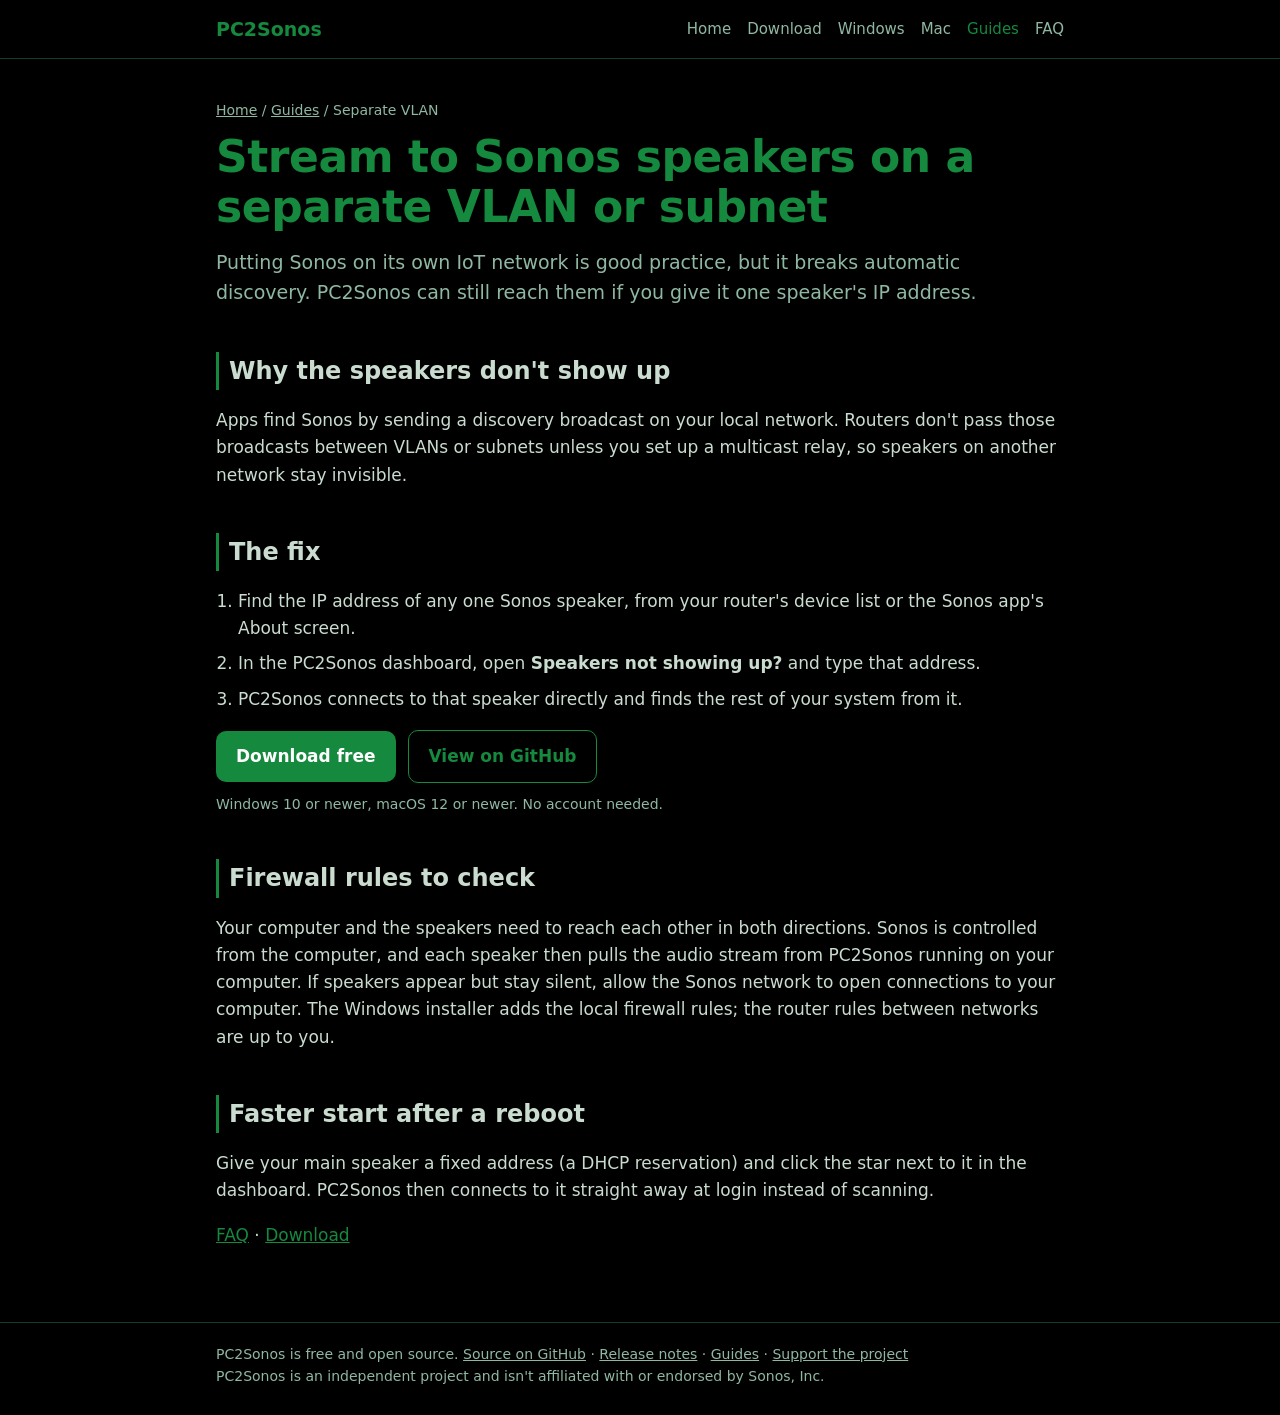
<file: docs/sonos-separate-vlan.html>
<!doctype html>
<html lang="en">
<head>
<meta charset="utf-8">
<meta name="viewport" content="width=device-width, initial-scale=1">
<title>Stream PC audio to Sonos on a separate VLAN or subnet</title>
<meta name="description" content="Sonos on an IoT VLAN or another subnet won&#x27;t show up for most apps. PC2Sonos can reach them from one IP address. Setup and firewall notes.">
<link rel="canonical" href="https://austinshu.github.io/PC2Sonos/sonos-separate-vlan.html">
<meta property="og:type" content="article">
<meta property="og:site_name" content="PC2Sonos">
<meta property="og:title" content="Stream PC audio to Sonos on a separate VLAN or subnet">
<meta property="og:description" content="Sonos on an IoT VLAN or another subnet won&#x27;t show up for most apps. PC2Sonos can reach them from one IP address. Setup and firewall notes.">
<meta property="og:url" content="https://austinshu.github.io/PC2Sonos/sonos-separate-vlan.html">
<meta name="twitter:card" content="summary">
<meta name="theme-color" content="#000000">
<link rel="stylesheet" href="style.css?v=6">
<script type="application/ld+json">{"@context": "https://schema.org", "@graph": [{"@type": "Article", "headline": "Stream to Sonos speakers on a separate VLAN or subnet", "description": "Sonos on an IoT VLAN or another subnet won't show up for most apps. PC2Sonos can reach them from one IP address. Setup and firewall notes.", "url": "https://austinshu.github.io/PC2Sonos/sonos-separate-vlan.html", "dateModified": "2026-09-28", "publisher": {"@type": "Organization", "name": "PC2Sonos", "url": "https://austinshu.github.io/PC2Sonos/"}, "about": {"@type": "SoftwareApplication", "name": "PC2Sonos", "url": "https://austinshu.github.io/PC2Sonos/"}}, {"@type": "BreadcrumbList", "itemListElement": [{"@type": "ListItem", "position": 1, "name": "Home", "item": "https://austinshu.github.io/PC2Sonos/"}, {"@type": "ListItem", "position": 2, "name": "Guides", "item": "https://austinshu.github.io/PC2Sonos/guides.html"}, {"@type": "ListItem", "position": 3, "name": "Separate VLAN", "item": "https://austinshu.github.io/PC2Sonos/sonos-separate-vlan.html"}]}]}</script>
</head>
<body>
<header class="site"><div class="wrap">
  <a class="brand" href="index.html">PC2Sonos</a>
  <nav><a href="index.html">Home</a><a href="download.html">Download</a><a href="windows.html">Windows</a><a href="mac.html">Mac</a><a href="guides.html" aria-current="page">Guides</a><a href="faq.html">FAQ</a></nav>
</div></header>
<main><div class="wrap">
<p class="crumbs"><a href="index.html">Home</a> / <a href="guides.html">Guides</a> / Separate VLAN</p>
<h1>Stream to Sonos speakers on a separate VLAN or subnet</h1>
<p class="lead">Putting Sonos on its own IoT network is good practice, but it breaks automatic discovery. PC2Sonos can still reach them if you give it one speaker's IP address.</p>

<h2>Why the speakers don't show up</h2>
<p>Apps find Sonos by sending a discovery broadcast on your local network. Routers don't pass those broadcasts between VLANs or subnets unless you set up a multicast relay, so speakers on another network stay invisible.</p>

<h2>The fix</h2>
<ol class="steps">
  <li>Find the IP address of any one Sonos speaker, from your router's device list or the Sonos app's About screen.</li>
  <li>In the PC2Sonos dashboard, open <strong>Speakers not showing up?</strong> and type that address.</li>
  <li>PC2Sonos connects to that speaker directly and finds the rest of your system from it.</li>
</ol>

<div class="buttons">
  <a class="btn" id="dl" href="download.html">Download free</a>
  <a class="btn secondary" href="https://github.com/Austinshu/PC2Sonos">View on GitHub</a>
</div>
<p class="note" id="dlnote">Windows 10 or newer, macOS 12 or newer. No account needed.</p>
<script>
(function () {
  var ua = navigator.userAgent || "", btn = document.getElementById("dl"), note = document.getElementById("dlnote");
  if (/Windows/i.test(ua)) {
    btn.href = "https://github.com/Austinshu/PC2Sonos/releases/latest/download/PC2Sonos-Setup.exe"; btn.textContent = "Download for Windows";
    note.innerHTML = 'Free for Windows 10 and 11. On a Mac? <a href="download.html">Get the Mac version</a>.';
  } else if (/Macintosh|Mac OS X/i.test(ua)) {
    btn.href = "download.html#mac"; btn.textContent = "Download for Mac";
  }
})();
</script>

<h2>Firewall rules to check</h2>
<p>Your computer and the speakers need to reach each other in both directions. Sonos is controlled from the computer, and each speaker then pulls the audio stream from PC2Sonos running on your computer. If speakers appear but stay silent, allow the Sonos network to open connections to your computer. The Windows installer adds the local firewall rules; the router rules between networks are up to you.</p>

<h2>Faster start after a reboot</h2>
<p>Give your main speaker a fixed address (a DHCP reservation) and click the star next to it in the dashboard. PC2Sonos then connects to it straight away at login instead of scanning.</p>

<p><a href="faq.html">FAQ</a> · <a href="download.html">Download</a></p>
</div></main>
<footer class="site"><div class="wrap">
  PC2Sonos is free and open source. <a href="https://github.com/Austinshu/PC2Sonos">Source on GitHub</a> ·
  <a href="https://github.com/Austinshu/PC2Sonos/releases">Release notes</a> ·
  <a href="guides.html">Guides</a> ·
  <a href="https://buy.stripe.com/eVq7sF9Iv4LjfeM4JScbC01">Support the project</a><br>
  PC2Sonos is an independent project and isn't affiliated with or endorsed by Sonos, Inc.
</div></footer>
</body>
</html>
</file>
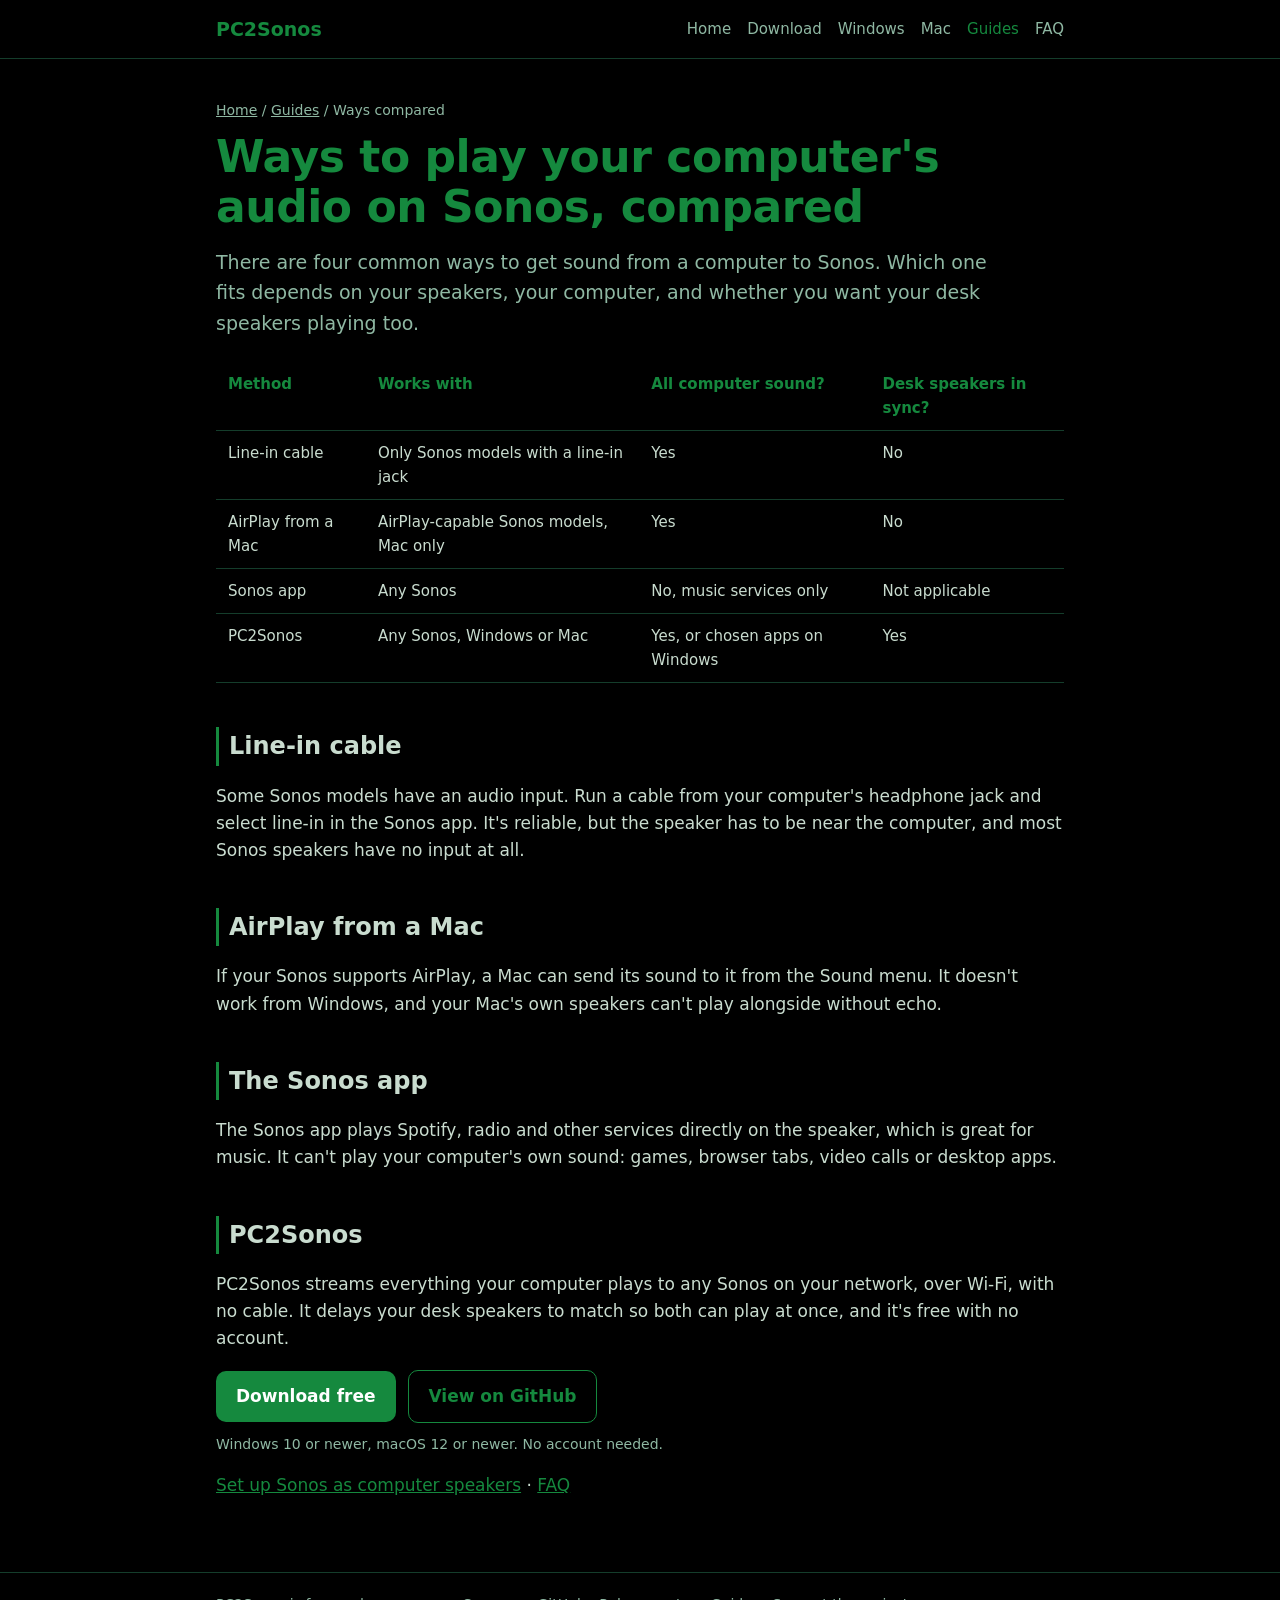
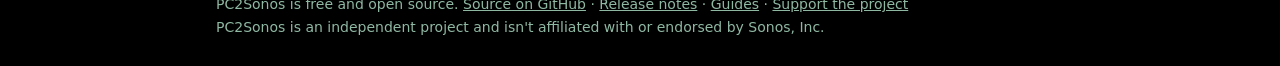
<file: docs/ways-to-play-pc-audio-on-sonos.html>
<!doctype html>
<html lang="en">
<head>
<meta charset="utf-8">
<meta name="viewport" content="width=device-width, initial-scale=1">
<title>Ways to play PC audio on Sonos: line-in, AirPlay and apps compared</title>
<meta name="description" content="Compare the ways to get your computer&#x27;s sound onto Sonos: a line-in cable, AirPlay from a Mac, the Sonos app, or the free PC2Sonos app.">
<link rel="canonical" href="https://austinshu.github.io/PC2Sonos/ways-to-play-pc-audio-on-sonos.html">
<meta property="og:type" content="article">
<meta property="og:site_name" content="PC2Sonos">
<meta property="og:title" content="Ways to play PC audio on Sonos: line-in, AirPlay and apps compared">
<meta property="og:description" content="Compare the ways to get your computer&#x27;s sound onto Sonos: a line-in cable, AirPlay from a Mac, the Sonos app, or the free PC2Sonos app.">
<meta property="og:url" content="https://austinshu.github.io/PC2Sonos/ways-to-play-pc-audio-on-sonos.html">
<meta name="twitter:card" content="summary">
<meta name="theme-color" content="#000000">
<link rel="stylesheet" href="style.css?v=6">
<script type="application/ld+json">{"@context": "https://schema.org", "@graph": [{"@type": "Article", "headline": "Ways to play your computer's audio on Sonos, compared", "description": "Compare the ways to get your computer's sound onto Sonos: a line-in cable, AirPlay from a Mac, the Sonos app, or the free PC2Sonos app.", "url": "https://austinshu.github.io/PC2Sonos/ways-to-play-pc-audio-on-sonos.html", "dateModified": "2026-09-28", "publisher": {"@type": "Organization", "name": "PC2Sonos", "url": "https://austinshu.github.io/PC2Sonos/"}, "about": {"@type": "SoftwareApplication", "name": "PC2Sonos", "url": "https://austinshu.github.io/PC2Sonos/"}}, {"@type": "BreadcrumbList", "itemListElement": [{"@type": "ListItem", "position": 1, "name": "Home", "item": "https://austinshu.github.io/PC2Sonos/"}, {"@type": "ListItem", "position": 2, "name": "Guides", "item": "https://austinshu.github.io/PC2Sonos/guides.html"}, {"@type": "ListItem", "position": 3, "name": "Ways compared", "item": "https://austinshu.github.io/PC2Sonos/ways-to-play-pc-audio-on-sonos.html"}]}]}</script>
</head>
<body>
<header class="site"><div class="wrap">
  <a class="brand" href="index.html">PC2Sonos</a>
  <nav><a href="index.html">Home</a><a href="download.html">Download</a><a href="windows.html">Windows</a><a href="mac.html">Mac</a><a href="guides.html" aria-current="page">Guides</a><a href="faq.html">FAQ</a></nav>
</div></header>
<main><div class="wrap">
<p class="crumbs"><a href="index.html">Home</a> / <a href="guides.html">Guides</a> / Ways compared</p>
<h1>Ways to play your computer&#x27;s audio on Sonos, compared</h1>
<p class="lead">There are four common ways to get sound from a computer to Sonos. Which one fits depends on your speakers, your computer, and whether you want your desk speakers playing too.</p>

<div class="table"><table>
<thead><tr><th>Method</th><th>Works with</th><th>All computer sound?</th><th>Desk speakers in sync?</th></tr></thead>
<tbody>
<tr><td>Line-in cable</td><td>Only Sonos models with a line-in jack</td><td>Yes</td><td>No</td></tr>
<tr><td>AirPlay from a Mac</td><td>AirPlay-capable Sonos models, Mac only</td><td>Yes</td><td>No</td></tr>
<tr><td>Sonos app</td><td>Any Sonos</td><td>No, music services only</td><td>Not applicable</td></tr>
<tr><td>PC2Sonos</td><td>Any Sonos, Windows or Mac</td><td>Yes, or chosen apps on Windows</td><td>Yes</td></tr>
</tbody></table></div>

<h2>Line-in cable</h2>
<p>Some Sonos models have an audio input. Run a cable from your computer's headphone jack and select line-in in the Sonos app. It's reliable, but the speaker has to be near the computer, and most Sonos speakers have no input at all.</p>

<h2>AirPlay from a Mac</h2>
<p>If your Sonos supports AirPlay, a Mac can send its sound to it from the Sound menu. It doesn't work from Windows, and your Mac's own speakers can't play alongside without echo.</p>

<h2>The Sonos app</h2>
<p>The Sonos app plays Spotify, radio and other services directly on the speaker, which is great for music. It can't play your computer's own sound: games, browser tabs, video calls or desktop apps.</p>

<h2>PC2Sonos</h2>
<p>PC2Sonos streams everything your computer plays to any Sonos on your network, over Wi-Fi, with no cable. It delays your desk speakers to match so both can play at once, and it's free with no account.</p>

<div class="buttons">
  <a class="btn" id="dl" href="download.html">Download free</a>
  <a class="btn secondary" href="https://github.com/Austinshu/PC2Sonos">View on GitHub</a>
</div>
<p class="note" id="dlnote">Windows 10 or newer, macOS 12 or newer. No account needed.</p>
<script>
(function () {
  var ua = navigator.userAgent || "", btn = document.getElementById("dl"), note = document.getElementById("dlnote");
  if (/Windows/i.test(ua)) {
    btn.href = "https://github.com/Austinshu/PC2Sonos/releases/latest/download/PC2Sonos-Setup.exe"; btn.textContent = "Download for Windows";
    note.innerHTML = 'Free for Windows 10 and 11. On a Mac? <a href="download.html">Get the Mac version</a>.';
  } else if (/Macintosh|Mac OS X/i.test(ua)) {
    btn.href = "download.html#mac"; btn.textContent = "Download for Mac";
  }
})();
</script>

<p><a href="sonos-computer-speakers.html">Set up Sonos as computer speakers</a> · <a href="faq.html">FAQ</a></p>
</div></main>
<footer class="site"><div class="wrap">
  PC2Sonos is free and open source. <a href="https://github.com/Austinshu/PC2Sonos">Source on GitHub</a> ·
  <a href="https://github.com/Austinshu/PC2Sonos/releases">Release notes</a> ·
  <a href="guides.html">Guides</a> ·
  <a href="https://buy.stripe.com/eVq7sF9Iv4LjfeM4JScbC01">Support the project</a><br>
  PC2Sonos is an independent project and isn't affiliated with or endorsed by Sonos, Inc.
</div></footer>
</body>
</html>
</file>
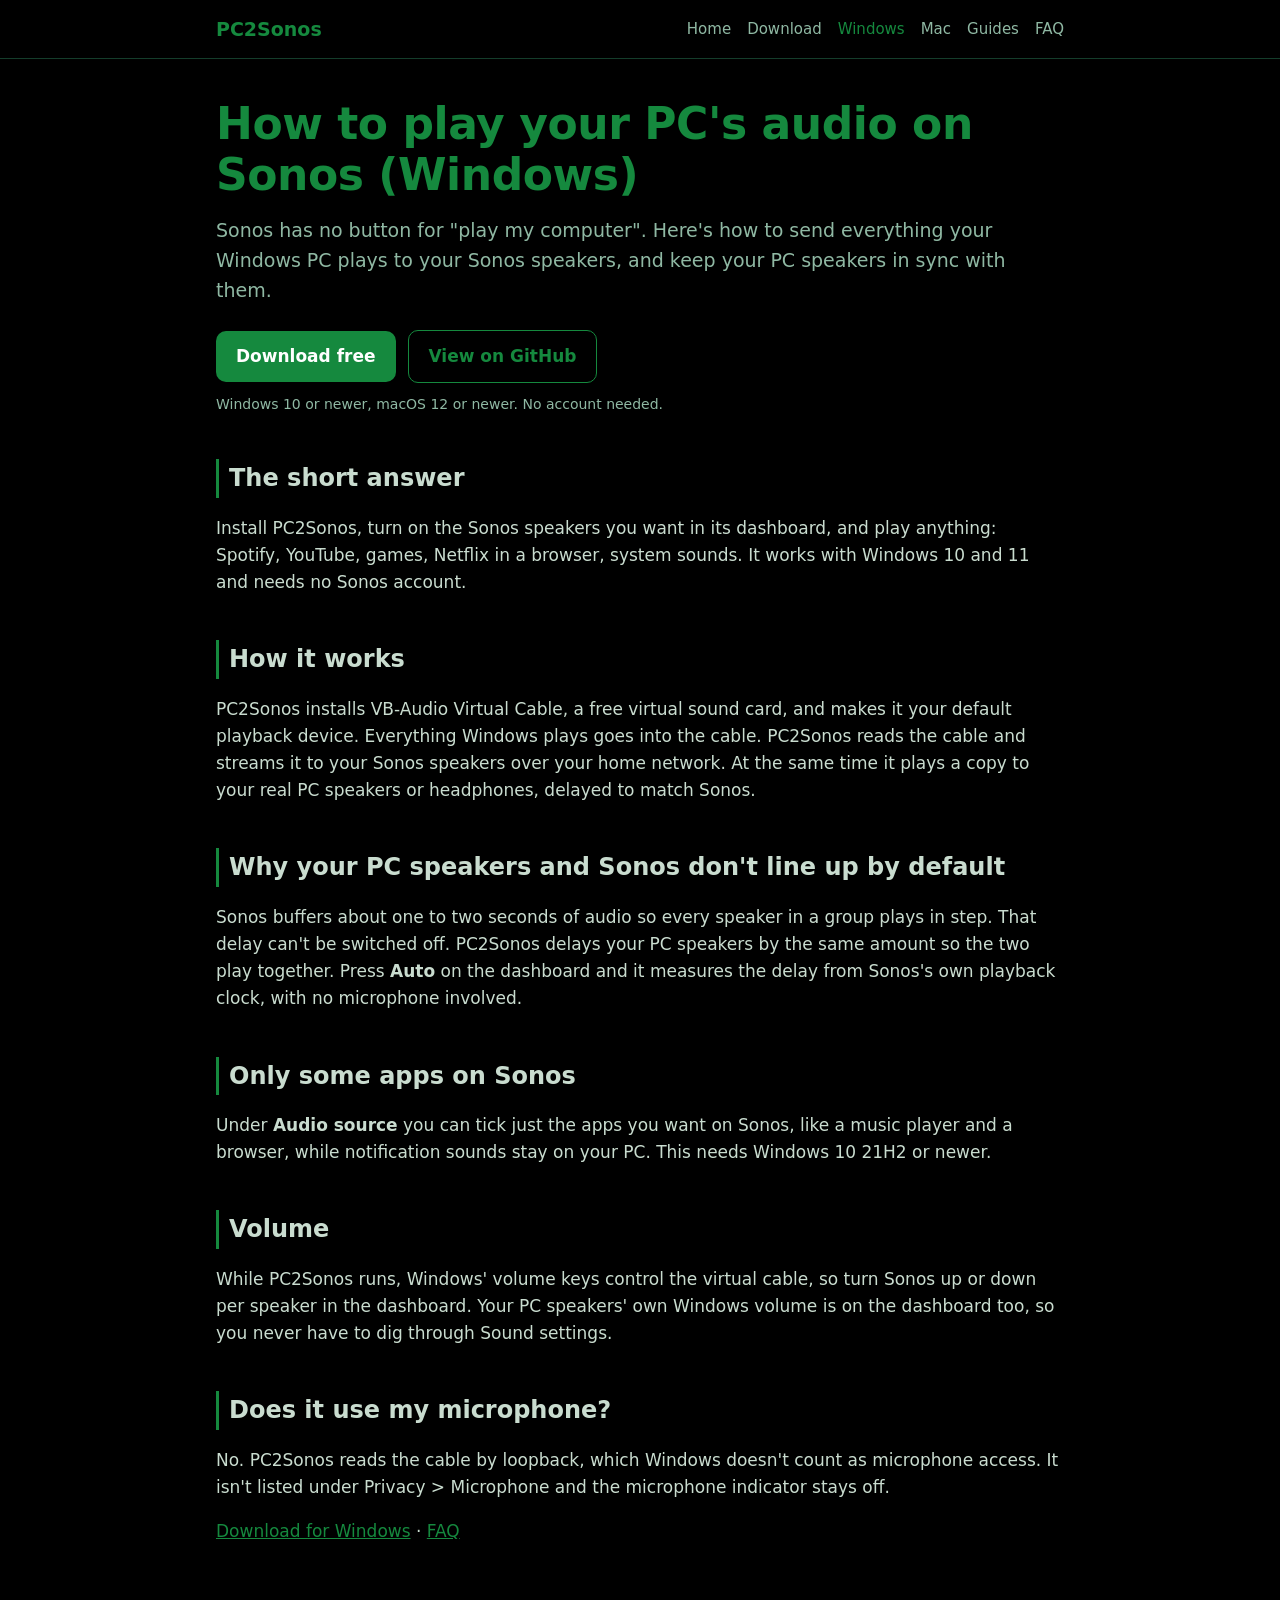
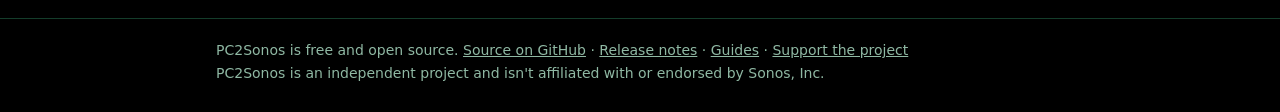
<file: docs/windows.html>
<!doctype html>
<html lang="en">
<head>
<meta charset="utf-8">
<meta name="viewport" content="width=device-width, initial-scale=1">
<title>How to play PC audio on Sonos in Windows 10 and 11</title>
<meta name="description" content="Stream everything your Windows PC plays to Sonos speakers, and keep your PC speakers in sync with no echo, using the free PC2Sonos app.">
<link rel="canonical" href="https://austinshu.github.io/PC2Sonos/windows.html">
<meta property="og:type" content="website">
<meta property="og:site_name" content="PC2Sonos">
<meta property="og:title" content="How to play PC audio on Sonos in Windows 10 and 11">
<meta property="og:description" content="Stream everything your Windows PC plays to Sonos speakers, and keep your PC speakers in sync with no echo, using the free PC2Sonos app.">
<meta property="og:url" content="https://austinshu.github.io/PC2Sonos/windows.html">
<meta name="twitter:card" content="summary">
<meta name="theme-color" content="#000000">
<link rel="stylesheet" href="style.css?v=6">
</head>
<body>
<header class="site"><div class="wrap">
  <a class="brand" href="index.html">PC2Sonos</a>
  <nav><a href="index.html">Home</a><a href="download.html">Download</a><a href="windows.html" aria-current="page">Windows</a><a href="mac.html">Mac</a><a href="guides.html">Guides</a><a href="faq.html">FAQ</a></nav>
</div></header>
<main><div class="wrap">

<h1>How to play your PC's audio on Sonos (Windows)</h1>
<p class="lead">Sonos has no button for "play my computer". Here's how to send everything your Windows PC plays to your Sonos speakers, and keep your PC speakers in sync with them.</p>
<div class="buttons">
  <a class="btn" id="dl" href="download.html">Download free</a>
  <a class="btn secondary" href="https://github.com/Austinshu/PC2Sonos">View on GitHub</a>
</div>
<p class="note" id="dlnote">Windows 10 or newer, macOS 12 or newer. No account needed.</p>
<script>
(function () {
  var ua = navigator.userAgent || "", btn = document.getElementById("dl"), note = document.getElementById("dlnote");
  if (/Windows/i.test(ua)) {
    btn.href = "https://github.com/Austinshu/PC2Sonos/releases/latest/download/PC2Sonos-Setup.exe"; btn.textContent = "Download for Windows";
    note.innerHTML = 'Free for Windows 10 and 11. On a Mac? <a href="download.html">Get the Mac version</a>.';
  } else if (/Macintosh|Mac OS X/i.test(ua)) {
    btn.href = "download.html#mac"; btn.textContent = "Download for Mac";
  }
})();
</script>

<h2>The short answer</h2>
<p>Install PC2Sonos, turn on the Sonos speakers you want in its dashboard, and play anything: Spotify, YouTube, games, Netflix in a browser, system sounds. It works with Windows 10 and 11 and needs no Sonos account.</p>

<h2>How it works</h2>
<p>PC2Sonos installs VB-Audio Virtual Cable, a free virtual sound card, and makes it your default playback device. Everything Windows plays goes into the cable. PC2Sonos reads the cable and streams it to your Sonos speakers over your home network. At the same time it plays a copy to your real PC speakers or headphones, delayed to match Sonos.</p>

<h2>Why your PC speakers and Sonos don't line up by default</h2>
<p>Sonos buffers about one to two seconds of audio so every speaker in a group plays in step. That delay can't be switched off. PC2Sonos delays your PC speakers by the same amount so the two play together. Press <strong>Auto</strong> on the dashboard and it measures the delay from Sonos's own playback clock, with no microphone involved.</p>

<h2>Only some apps on Sonos</h2>
<p>Under <strong>Audio source</strong> you can tick just the apps you want on Sonos, like a music player and a browser, while notification sounds stay on your PC. This needs Windows 10 21H2 or newer.</p>

<h2>Volume</h2>
<p>While PC2Sonos runs, Windows' volume keys control the virtual cable, so turn Sonos up or down per speaker in the dashboard. Your PC speakers' own Windows volume is on the dashboard too, so you never have to dig through Sound settings.</p>

<h2>Does it use my microphone?</h2>
<p>No. PC2Sonos reads the cable by loopback, which Windows doesn't count as microphone access. It isn't listed under Privacy &gt; Microphone and the microphone indicator stays off.</p>

<p><a href="download.html#windows">Download for Windows</a> · <a href="faq.html">FAQ</a></p>

</div></main>
<footer class="site"><div class="wrap">
  PC2Sonos is free and open source. <a href="https://github.com/Austinshu/PC2Sonos">Source on GitHub</a> ·
  <a href="https://github.com/Austinshu/PC2Sonos/releases">Release notes</a> ·
  <a href="guides.html">Guides</a> ·
  <a href="https://buy.stripe.com/eVq7sF9Iv4LjfeM4JScbC01">Support the project</a><br>
  PC2Sonos is an independent project and isn't affiliated with or endorsed by Sonos, Inc.
</div></footer>
</body>
</html>
</file>
<file: docs/style.css>
:root {
  color-scheme: dark;
  --bg: #000000;
  --bg-soft: #07120d;
  --text: #c9dccf;
  --muted: #8fb8a3;
  --line: #143d2b;
  --accent: #15893e;
  --accent-text: #ffffff;
  --code: #0b2419;
}
* { box-sizing: border-box; }
html { -webkit-text-size-adjust: 100%; }
body {
  margin: 0;
  background: var(--bg);
  color: var(--text);
  font: 17px/1.6 system-ui, -apple-system, "Segoe UI", Roboto, sans-serif;
}
a { color: var(--accent); }
.wrap { max-width: 880px; margin: 0 auto; padding: 0 16px; }
header.site {
  border-bottom: 1px solid var(--line);
}
header.site .wrap {
  display: flex; align-items: center; justify-content: space-between;
  gap: 12px; flex-wrap: wrap; padding-top: 14px; padding-bottom: 14px;
}
.brand { font-weight: 700; font-size: 19px; color: var(--accent); text-decoration: none; }
nav a { color: var(--muted); text-decoration: none; margin-left: 18px; font-size: 15px; }
nav a:first-child { margin-left: 0; }
nav a:hover, nav a[aria-current] { color: var(--accent); }
main { padding: 40px 0 56px; }
h1 { color: var(--accent); font-size: clamp(30px, 6vw, 44px); line-height: 1.15; margin: 0 0 14px; letter-spacing: -0.01em; }
h2 { font-size: 24px; margin: 44px 0 10px; }
h3 { font-size: 18px; margin: 26px 0 6px; }
p.lead { font-size: 19px; color: var(--muted); margin: 0 0 24px; max-width: 42em; }
.btn {
  display: inline-block; background: var(--accent); color: var(--accent-text);
  padding: 12px 20px; border-radius: 10px; font-weight: 600; text-decoration: none;
}
.btn.secondary { background: transparent; color: var(--accent); border: 1px solid var(--accent); }
.buttons { display: flex; gap: 12px; flex-wrap: wrap; align-items: center; }
.note { color: var(--muted); font-size: 14px; margin-top: 10px; }
.grid { display: grid; grid-template-columns: repeat(auto-fit, minmax(230px, 1fr)); gap: 14px; margin-top: 18px; }
.card { background: var(--bg-soft); border: 1px solid var(--line); border-radius: 12px; padding: 16px 18px; }
.card h3 { margin: 0 0 6px; font-size: 17px; color: var(--accent); }
.card p { margin: 0; color: var(--muted); font-size: 15px; }
ol.steps { padding-left: 22px; }
ol.steps li { margin-bottom: 8px; }
code { background: var(--code); padding: 1px 5px; border-radius: 5px; font-size: 0.92em; }
details { border-bottom: 1px solid var(--line); padding: 12px 0; }
details summary { cursor: pointer; font-weight: 600; color: #a8c9b5; }
details summary::marker { color: var(--accent); }
h2 { border-left: 3px solid var(--accent); padding-left: 10px; }
::selection { background: var(--accent); color: var(--accent-text); }
details p { margin: 8px 0 0; color: var(--muted); }
footer.site { border-top: 1px solid var(--line); color: var(--muted); font-size: 14px; }
footer.site .wrap { padding-top: 20px; padding-bottom: 28px; }
footer.site a { color: var(--muted); }
.crumbs { font-size: 14px; color: var(--muted); margin: 0 0 10px; }
.crumbs a { color: var(--muted); }
a.card.link { display: block; text-decoration: none; }
a.card.link:hover { border-color: var(--accent); }
.table { overflow-x: auto; margin: 18px 0; }
table { border-collapse: collapse; width: 100%; font-size: 15px; }
th, td { text-align: left; padding: 10px 12px; border-bottom: 1px solid var(--line); vertical-align: top; }
th { color: var(--accent); font-weight: 600; }
nav { display: flex; flex-wrap: wrap; gap: 4px 16px; }
nav a { margin-left: 0; }
</file>
